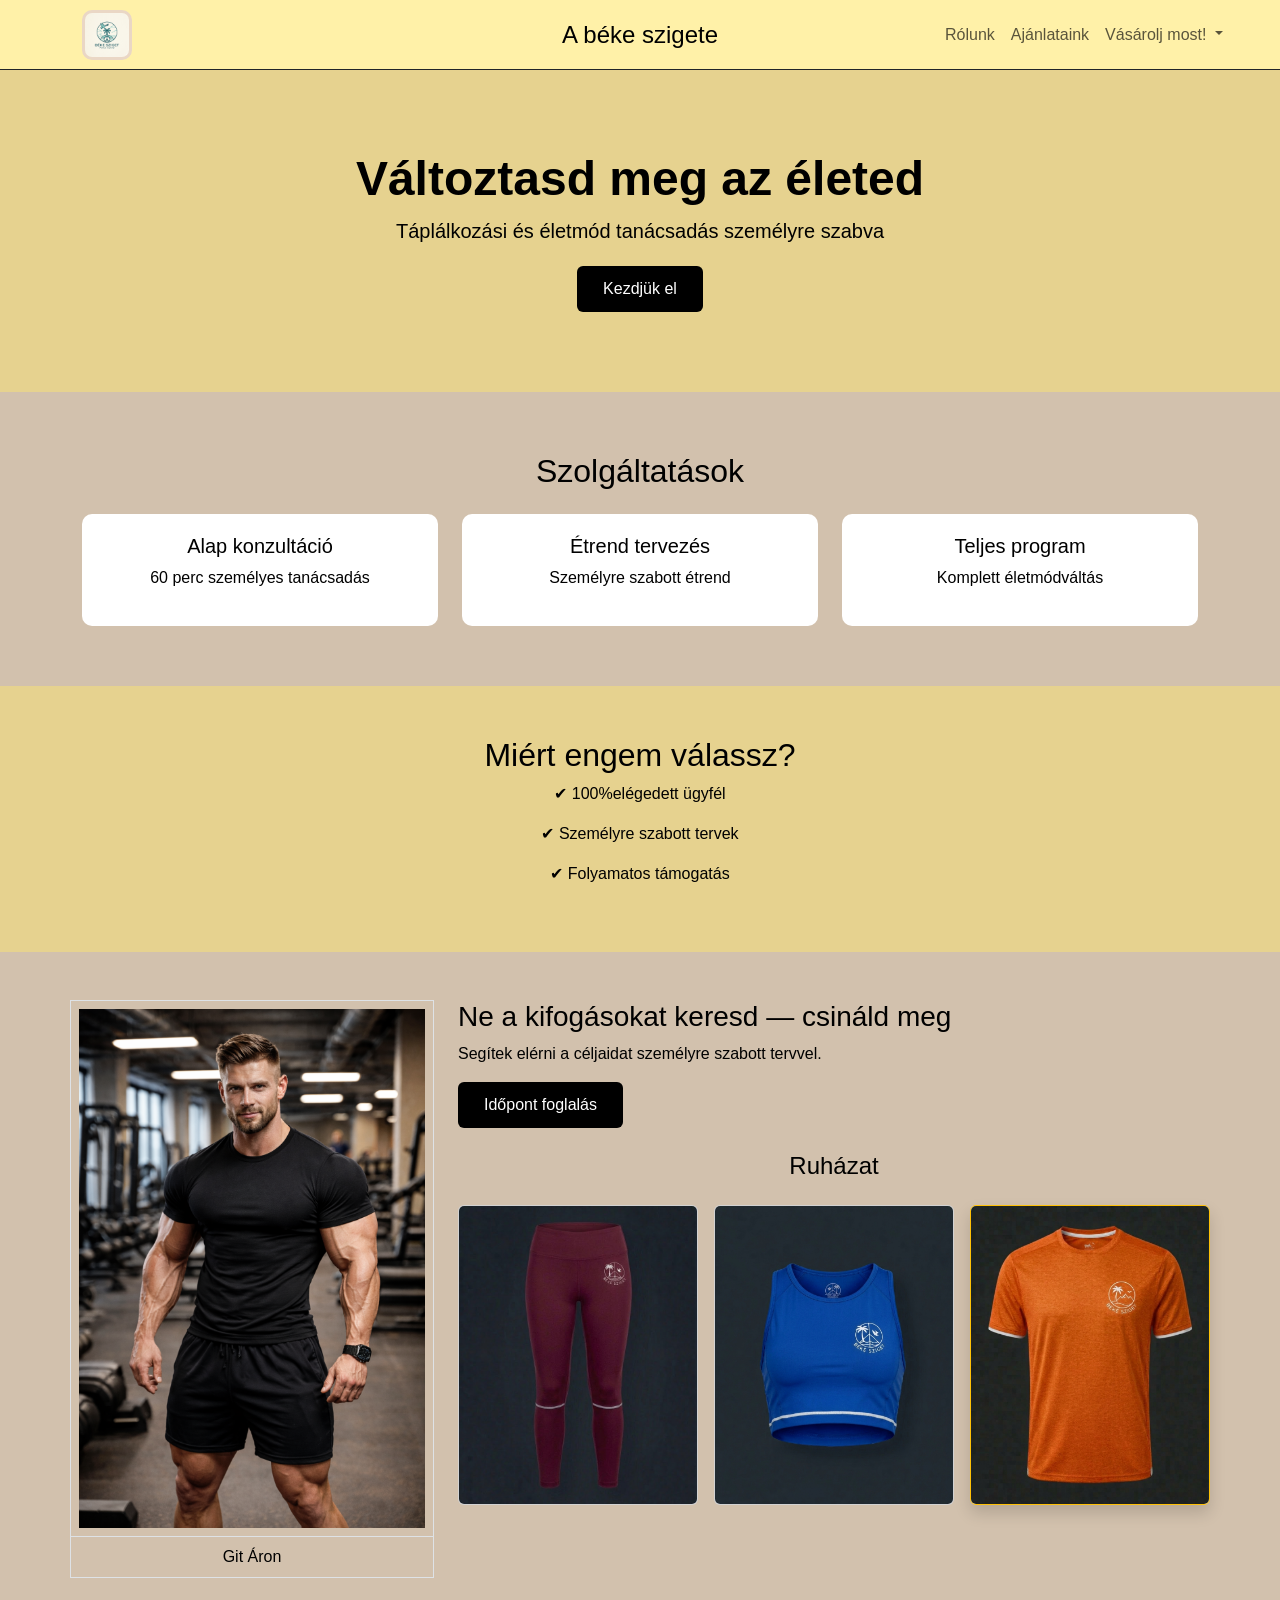
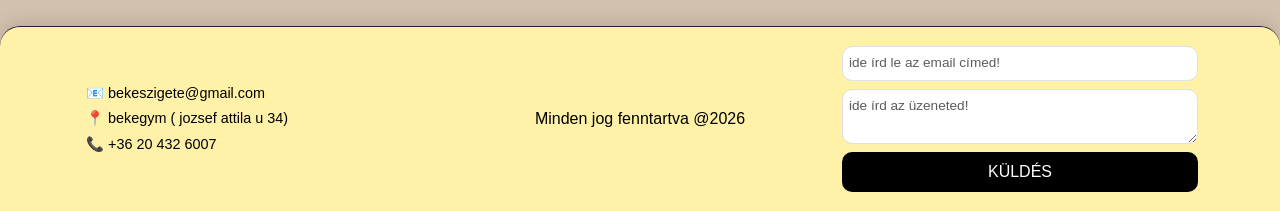
<file: index.html>
<!DOCTYPE html>
<html lang="hu">

<head>
  <meta charset="UTF-8">
  <meta name="viewport" content="width=device-width, initial-scale=1.0">
  <title>A béke szigete</title>
  <link href="https://cdn.jsdelivr.net/npm/bootstrap@5.3.0/dist/css/bootstrap.min.css" rel="stylesheet">
  <link rel="stylesheet" href="css/style.css">
</head>

<body>

<header class="sziget-fejlec container-fluid border-bottom border-dark">
  <div class="container h-100">
    <div class="row h-100 align-items-center">
      <div class="col-3">
        <img src="img/oldallogo.png" class="sziget-mini-logo" alt="Logo">
      </div>
      <div class="col-6 text-center">
        <a href="index.html" class="sziget-fo-link nav-link active">A béke szigete</a>
      </div>

      <nav class="navbar navbar-expand-lg col-3 d-flex justify-content-end">
        <div class="container-fluid">
          <div class="collapse navbar-collapse show">
            <ul class="navbar-nav ms-auto">
              <li class="nav-item">
                <a class="nav-link" href="rolunk.html">Rólunk</a>
              </li>
              <li class="nav-item">
                <a class="nav-link" href="ajanlat.html">Ajánlataink</a>
              </li>
              <li class="nav-item dropdown">
                <a class="nav-link dropdown-toggle" href="#" data-bs-toggle="dropdown">
                  Vásárolj most!
                </a>
                <ul class="dropdown-menu">
                  <li><a class="dropdown-item" href="termekek.html">Termékek</a></li>
                  <li><a class="dropdown-item" href="shop.html">Ruháink</a></li>
                </ul>
              </li>
            </ul>
          </div>
        </div>
      </nav>
</header>

<section class="hero-sziget text-center">
  <div class="container">
    <h1 class="hero-cim">Változtasd meg az életed</h1>
    <p class="hero-szoveg">Táplálkozási és életmód tanácsadás személyre szabva</p>
    <a href="ajanlat.html" class="btn hero-gomb">Kezdjük el</a>
  </div>
</section>

<section class="szolgaltatas-szekcio text-center">
  <div class="container">
    <h2>Szolgáltatások</h2>
    <div class="row mt-4">

      <div class="col-md-4">
        <div class="szolg-kartya">
          <h5>Alap konzultáció</h5>
          <p>60 perc személyes tanácsadás</p>
        </div>
      </div>

      <div class="col-md-4">
        <div class="szolg-kartya">
          <h5>Étrend tervezés</h5>
          <p>Személyre szabott étrend</p>
        </div>
      </div>

      <div class="col-md-4">
        <div class="szolg-kartya">
          <h5>Teljes program</h5>
          <p>Komplett életmódváltás</p>
        </div>
      </div>

    </div>
  </div>
</section>

<section class="bizalom-szekcio text-center">
  <div class="container">
    <h2>Miért engem válassz?</h2>
    <p>✔ 100%elégedett ügyfél</p>
    <p>✔ Személyre szabott tervek</p>
    <p>✔ Folyamatos támogatás</p>
  </div>
</section>

<section class="rolam-szekcio container py-5">
  <div class="row">

    <div class="col-md-4">
      <div class="border p-2 text-center">
        <img src="img/Gitaron.png" class="img-fluid" alt="Git Áron">
      </div>
      <div class="border border-top-0 py-2 text-center">
        Git Áron
      </div>
    </div>

    <div class="col-md-8">

      <h3>Ne a kifogásokat keresd — csináld meg</h3>
      <p>Segítek elérni a céljaidat személyre szabott tervvel.</p>
      <a href="ajanlat.html" class="btn hero-gomb mb-4">Időpont foglalás</a>

      <h4 class="text-center mb-4">Ruházat</h4>

      <div class="row g-3">

        <div class="col-md-4">
          <div class="card shop-kartya">
            <a href="shop.html"><img src="img/piros_noi_nadrag.jpg" class="card-img-top"></a>
            
          </div>
        </div>

        <div class="col-md-4">
          <div class="card shop-kartya">
            <a href="shop.html"><img src="img/keknoitopp.png" class="card-img-top"></a>
          </div>
        </div>


        <div class="col-md-4">
          <div class="card shadow border-warning shop-kartya">
            <a href="shop.html"><img src="img/narancs.png" class="card-img-top"></a>
          </div>
        </div>

      </div>

    </div>

  </div>
</section>
</body>
</html>

  <footer class="sziget-lablec container-fluid border-top border-dark">
    <div class="container py-1">
      <div class="row align-items-center">
        <div class="col-md-4">
          <p class="m-1">📧 bekeszigete@gmail.com</p>
          <p class="m-1">📍 bekegym ( jozsef attila u 34)</p>
          <p class="m-1">📞 +36 20 432 6007</p>
        </div>
        <div class="col-md-4 text-center">
          <span class="sziget-jogok">Minden jog fenntartva @2026</span>
        </div>
        <div class="col-md-4">
          <form class="d-flex flex-column gap-2">
            <input type="email" class="form-control form-control-sm sziget-input"
              placeholder="ide írd le az email címed!">
            <textarea class="form-control form-control-sm sziget-input" placeholder="ide írd az üzeneted!"></textarea>
            <button type="submit" class="sziget-gomb py-2">KÜLDÉS</button>
          </form>
        </div>
      </div>
    </div>
</footer>

<script src="https://cdn.jsdelivr.net/npm/bootstrap@5.3.2/dist/js/bootstrap.bundle.min.js"></script>
</body>
</html>
</file>
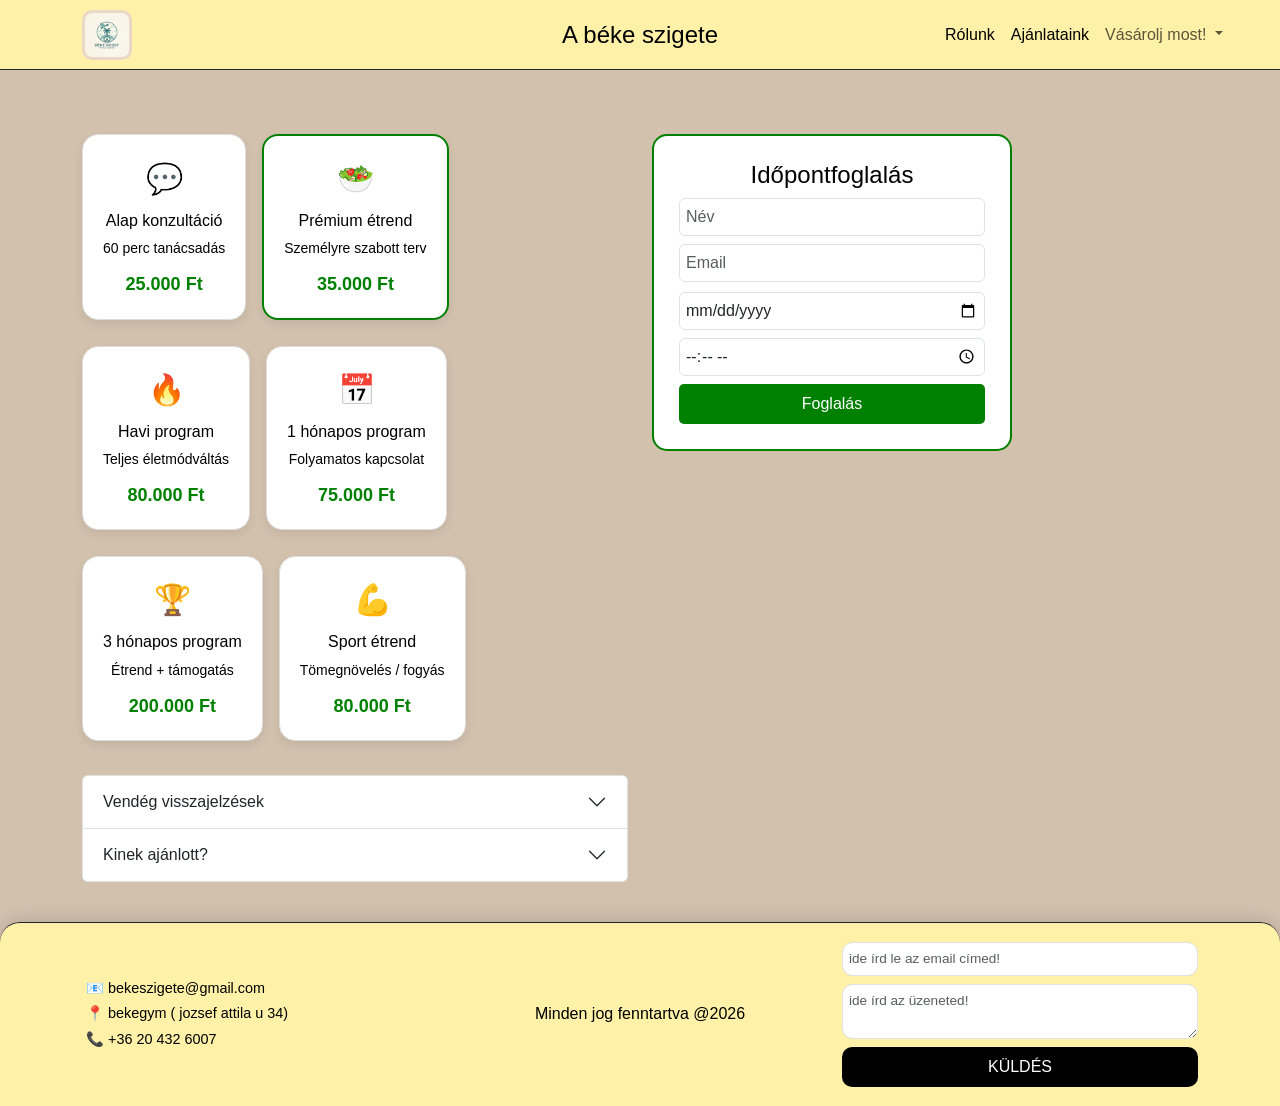
<file: ajanlat.html>
<!DOCTYPE html>
<html lang="hu">
<head>
    <meta charset="UTF-8">
    <meta name="viewport" content="width=device-width, initial-scale=1.0">
    <title>Git Áron | Táplálkozási és Életmód Tanácsadó</title>
    <link href="https://cdn.jsdelivr.net/npm/bootstrap@5.3.3/dist/css/bootstrap.min.css" rel="stylesheet"> 
    <link rel="stylesheet" href="css/style.css">

<title>Időpontfoglalás</title>

</head>

<body class="d-flex flex-column min-vh-100">

  <header class="sziget-fejlec container-fluid border-bottom border-dark">
    <div class="container h-100">
      <div class="row h-100 align-items-center">
        <div class="col-3">
          <img src="img/oldallogo.png" class="sziget-mini-logo" alt="Logo">
        </div>
        <div class="col-6 text-center">
          <a href="index.html" class="sziget-fo-link nav-link active">A béke szigete</a>
        </div>

        <nav class="navbar navbar-expand-lg sajat-navbar col-3 d-flex justify-content-end gap-3">
          <div class="container-fluid">
            <button class="navbar-toggler" type="button" data-bs-toggle="collapse"
              data-bs-target="#navbarSupportedContent" aria-controls="navbarSupportedContent" aria-expanded="false"
              aria-label="Toggle navigation">
              <span class="navbar-toggler-icon"></span>
            </button>
            <div class="collapse navbar-collapse" id="navbarSupportedContent">
              <ul class="navbar-nav me-auto mb-2 mb-lg-0">
                <li class="nav-item">
                  <a class="nav-link active" aria-current="page" href="rolunk.html">Rólunk</a>
                </li>
                <li class="nav-item">
                  <a class="nav-link active" href="ajanlat.html">Ajánlataink</a>
                </li>
                <li class="nav-item dropdown">
                  <a class="nav-link dropdown-toggle" href="#" role="button" data-bs-toggle="dropdown"
                    aria-expanded="false">
                    Vásárolj most!
                  </a>
                  <ul class="dropdown-menu">

                    <li><a class="dropdown-item" href="termekek.html">Termékek</a></li>
                    <li>
                      <hr class="dropdown-divider">
                    </li>
                    <li><a class="dropdown-item" href="shop.html">Ruháink</a></li>
                  </ul>
                </li>
              </ul>

            </div>
          </div>
        </nav>
  </header>
<div id="main-layout-custom">
<div class="container mt-4">
    <div class="row">

        <div class="col-lg-6">

            <div class="services-grid d-flex flex-wrap gap-3">

                <div class="service-card custom-service-card">
                    <div class="service-icon">💬</div>
                    <h5>Alap konzultáció</h5>
                    <p>60 perc tanácsadás</p>
                    <span class="price">25.000 Ft</span>
                </div>

                <div class="service-card highlight custom-service-card">
                    <div class="service-icon">🥗</div>
                    <h5>Prémium étrend</h5>
                    <p>Személyre szabott terv</p>
                    <span class="price">35.000 Ft</span>
                </div>

                <div class="service-card custom-service-card">
                    <div class="service-icon">🔥</div>
                    <h5>Havi program</h5>
                    <p>Teljes életmódváltás</p>
                    <span class="price">80.000 Ft</span>
                </div>

                <div class="service-card custom-service-card">
                    <div class="service-icon">📅</div>
                    <h5>1 hónapos program</h5>
                    <p>Folyamatos kapcsolat</p>
                    <span class="price">75.000 Ft</span>
                </div>

                <div class="service-card custom-service-card">
                    <div class="service-icon">🏆</div>
                    <h5>3 hónapos program</h5>
                    <p>Étrend + támogatás</p>
                    <span class="price">200.000 Ft</span>
                </div>

                <div class="service-card custom-service-card">
                    <div class="service-icon">💪</div>
                    <h5>Sport étrend</h5>
                    <p>Tömegnövelés / fogyás</p>
                    <span class="price">80.000 Ft</span>
                </div>

            </div>

            <div class="accordion mt-4" id="infoAccordionCustom">

                <div class="accordion-item">
                    <h2 class="accordion-header">
                        <button class="accordion-button collapsed" data-bs-toggle="collapse" data-bs-target="#collapseOneCustom">
                            Vendég visszajelzések
                        </button>
                    </h2>

                    <div id="collapseOneCustom" class="accordion-collapse collapse">
                        <div class="accordion-body">

                            <div class="testimonial-card-custom">
                                <p>"3 hónap alatt -8 kg"</p>
                                <span>– Anna</span>
                            </div>

                            <div class="testimonial-card-custom">
                                <p>"Sokkal energikusabb lettem"</p>
                                <span>– Péter</span>
                            </div>

                        </div>
                    </div>
                </div>

                <div class="accordion-item">
                    <h2 class="accordion-header">
                        <button class="accordion-button collapsed" data-bs-toggle="collapse" data-bs-target="#collapseTwoCustom">
                            Kinek ajánlott?
                        </button>
                    </h2>

                    <div id="collapseTwoCustom" class="accordion-collapse collapse">
                        <div class="accordion-body">

                            <ul class="target-list-custom">
                                <li>✔ Fogyni szeretnél</li>
                                <li>✔ Életmódot váltanál</li>
                                <li>✔ Sportolsz</li>
                            </ul>

                        </div>
                    </div>
                </div>

            </div>

        </div>

        <div class="col-lg-3">
            <div id="booking-container-custom">
                <h4>Időpontfoglalás</h4>

                <input type="text" placeholder="Név" class="form-control mb-2">

                <div class="input-wrapper mb-2">
                    <input type="email" id="email-input" class="form-control" placeholder="Email">
                </div>

                <input type="date" class="form-control mb-2">
                <input type="time" class="form-control mb-2">

                <button class="btn btn-success w-100">Foglalás</button>
            </div>
        </div>
    </div>
</div>
</div>
  <footer class="sziget-lablec container-fluid border-top border-dark">
    <div class="container py-1">
      <div class="row align-items-center">
        <div class="col-md-4">
          <p class="m-1">📧 bekeszigete@gmail.com</p>
          <p class="m-1">📍 bekegym ( jozsef attila u 34)</p>
          <p class="m-1">📞 +36 20 432 6007</p>
        </div>
        <div class="col-md-4 text-center">
          <span class="sziget-jogok">Minden jog fenntartva @2026</span>
        </div>
        <div class="col-md-4">
          <form class="d-flex flex-column gap-2">
            <input type="email" class="form-control form-control-sm sziget-input"
              placeholder="ide írd le az email címed!">
            <textarea class="form-control form-control-sm sziget-input" placeholder="ide írd az üzeneted!"></textarea>
            <button type="submit" class="sziget-gomb py-2">KÜLDÉS</button>
          </form>
        </div>
      </div>
    </div>
</footer>
<script src="https://cdn.jsdelivr.net/npm/bootstrap@5.3.2/dist/js/bootstrap.bundle.min.js"></script>
</footer>











































































    <script>
    const emailInput = document.getElementById("email-input");
const emailIcon = document.getElementById("email-icon");

emailInput.addEventListener("input", () => {
    const value = emailInput.value;

    if (value.includes("@")) {
        const domain = value.split("@")[1];

        if (domain.includes("gmail")) {
            emailIcon.textContent = "📧 Gmail";
        } else if (domain.includes("freemail")) {
            emailIcon.textContent = "📧 Freemail";
        } else if (domain.includes("citromail")) {
            emailIcon.textContent = "📧 Citromail";
        } else if (domain.includes("outlook") || domain.includes("hotmail")) {
            emailIcon.textContent = "📧 Outlook";
        } else {
            emailIcon.textContent = "📧 " + domain;
        }
    } else {
        emailIcon.textContent = "📧";
    }
});
</script>

</body>
</html>
</file>
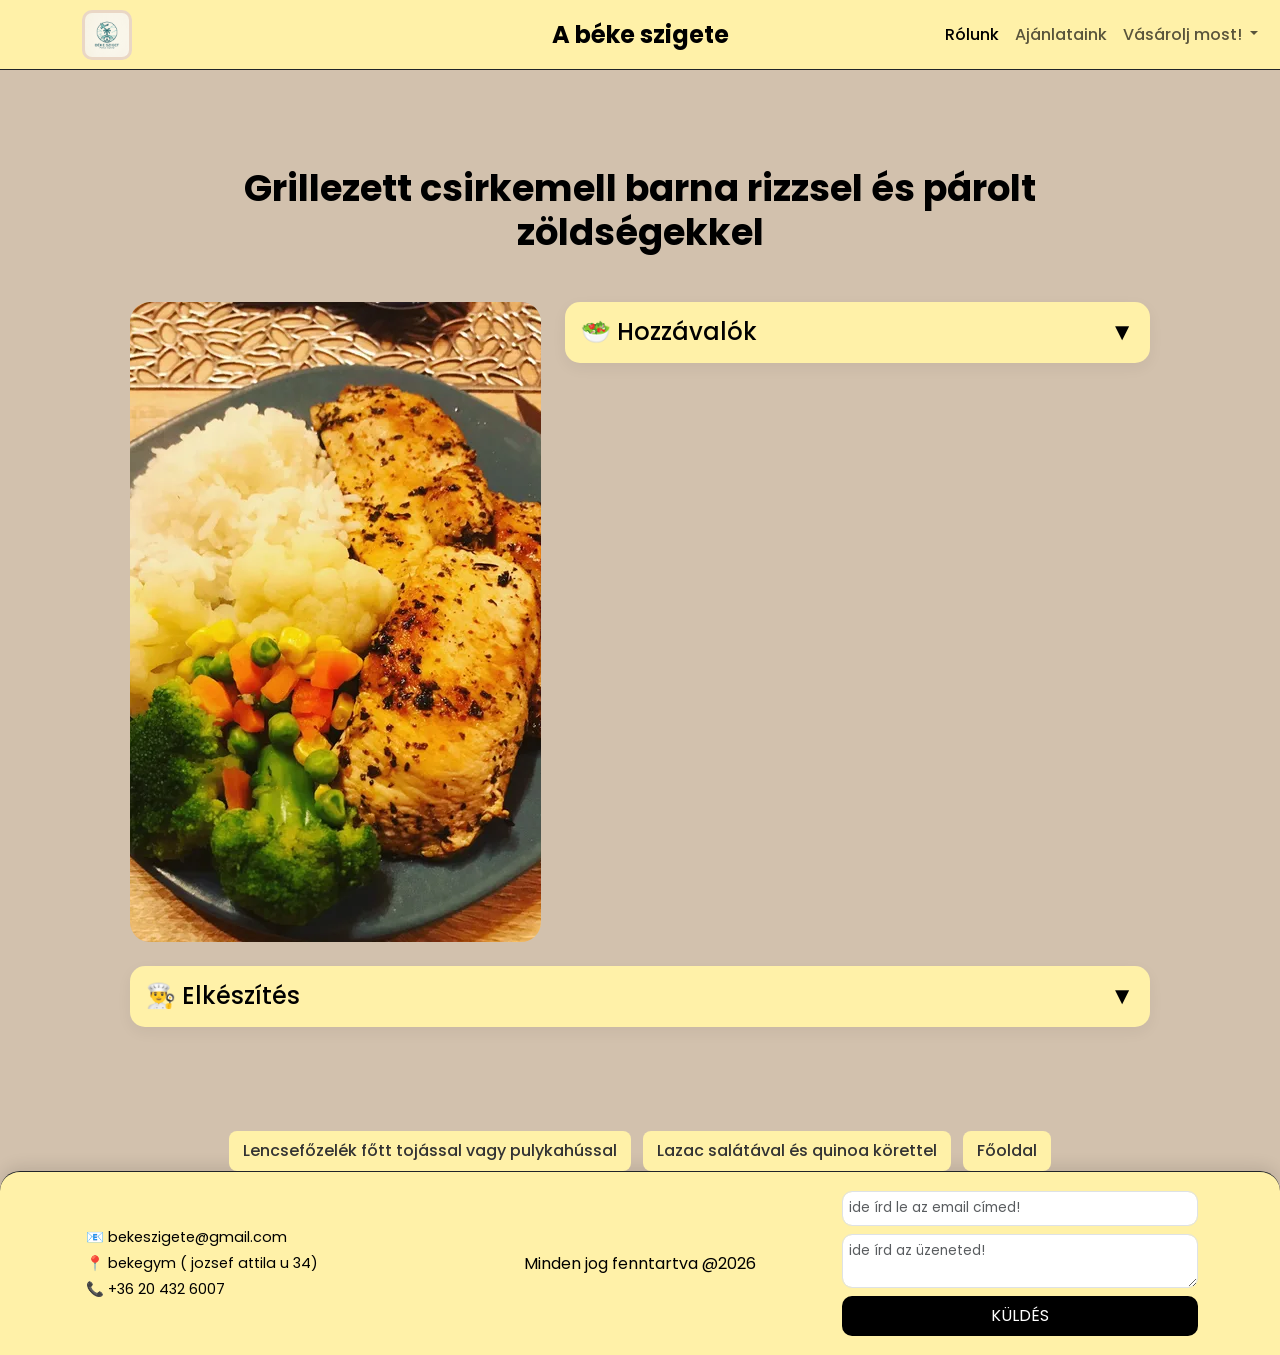
<file: grillezettcsirke.html>
<!DOCTYPE html>
<html lang="hu">
<head>
    <meta charset="UTF-8">
    <meta name="viewport" content="width=device-width, initial-scale=1.0">
    <title>A béke szigete - A kajcsi neve</title>

    <link href="https://cdn.jsdelivr.net/npm/bootstrap@5.3.0/dist/css/bootstrap.min.css" rel="stylesheet">

    <link href="https://fonts.googleapis.com/css2?family=Poppins:wght@300;400;600;700&display=swap" rel="stylesheet">

    <link rel="stylesheet" href="css/style.css">
</head>

<body>


<header class="sziget-fejlec container-fluid border-bottom border-dark">
    <div class="container h-100">
        <div class="row h-100 align-items-center">

            <div class="col-3">
                <img src="img/oldallogo.png" class="sziget-mini-logo" alt="Logo">
            </div>

            <div class="col-6 text-center">
                <a href="index.html" class="sziget-fo-link ">A béke szigete</a>
            </div>

            <nav class="navbar navbar-expand-lg sajat-navbar col-3 d-flex justify-content-end gap-3">
                <div class="container-fluid">
                    <button class="navbar-toggler" type="button" data-bs-toggle="collapse"
                        data-bs-target="#navbarSupportedContent">
                        <span class="navbar-toggler-icon"></span>
                    </button>

                    <div class="collapse navbar-collapse" id="navbarSupportedContent">
                        <ul class="navbar-nav ms-auto">

                            <li class="nav-item">
                                <a class="nav-link active" href="rolunk.html">Rólunk</a>
                            </li>

                            <li class="nav-item">
                                <a class="nav-link" href="ajanlat.html">Ajánlataink</a>
                            </li>

                            <li class="nav-item dropdown">
                                <a class="nav-link dropdown-toggle" href="#" data-bs-toggle="dropdown">
                                    Vásárolj most!
                                </a>

                                <ul class="dropdown-menu">
                                    <li><a class="dropdown-item" href="termekek.html">Termékek</a></li>
                                    <li><hr class="dropdown-divider"></li>
                                    <li><a class="dropdown-item" href="shop.html">Ruháink</a></li>
                                </ul>
                            </li>

                        </ul>
                    </div>
                </div>
            </nav>

        </div>
    </div>
</header>


<div class="container my-5">
    <div class="recept-card p-4 p-md-5">

        <h1 class="recept-title text-center mb-5">Grillezett csirkemell barna rizzsel és párolt zöldségekkel</h1>

        <div class="row g-4">

            <div class="col-md-5">
                <div class="recept-image-box">
                    <a href="https://www.tiktok.com/@miskolczitami/video/7516611645209169174" target="_blank"><img src="img/grillezettcsirke.jpg" alt="Grillezett csirkemell barna rizzsel és párolt zöldségekkel"></a>
                </div>
            </div>

<div class="col-md-7">

    <div class="recept-box p-3">

        <h4 class="mb-0 d-flex justify-content-between align-items-center" 
            data-bs-toggle="collapse" 
            data-bs-target="#ingredientsBox" 
            style="cursor:pointer;">

            <span>🥗 Hozzávalók</span>
            <span class="arrow">▼</span>
        </h4>

        <div class="collapse mt-3" id="ingredientsBox">

            <ul class="recept-ingredients-list mb-0">

                <li class="fw-bold mt-2">🥩 Csirkemellhez</li>
                <li>2 db csirkemellfilé</li>
                <li>2 evőkanál olívaolaj</li>
                <li>2 gerezd fokhagyma (zúzva)</li>
                <li>1 teáskanál pirospaprika</li>
                <li>1 teáskanál szárított oregánó vagy kakukkfű</li>
                <li>só, bors ízlés szerint</li>
                <li><em>opcionális: citromlé</em></li>

                <li class="fw-bold mt-3">🍚 Barna rizshez</li>
                <li>150 g barna rizs</li>
                <li>3 dl víz</li>
                <li>csipet só</li>

                <li class="fw-bold mt-3">🥦 Párolt zöldségekhez</li>
                <li>1 db brokkoli</li>
                <li>1 db sárgarépa</li>
                <li>1 kisebb cukkini</li>
                <li>1 evőkanál olívaolaj vagy vaj</li>
                <li>só, bors</li>
                <li><em>opcionális: fokhagyma vagy citromlé</em></li>

            </ul>

        </div>

    </div>

</div>
      
<div class="col-12">

    <div class="recept-box p-3">

        <h4 class="mb-0 d-flex justify-content-between align-items-center"
            data-bs-toggle="collapse"
            data-bs-target="#preparationBox"
            style="cursor:pointer;">

            <span>👨‍🍳 Elkészítés</span>
            <span class="arrow">▼</span>
        </h4>

        <div class="collapse mt-3" id="preparationBox">

            <div class="recept-text">

                <p class="fw-bold mt-2">🥩 Csirkemell elkészítése</p>
                <p>1. A csirkemellfiléket mosd meg, majd töröld szárazra.</p>
                <p>2. Keverd össze az olívaolajat, fokhagymát, fűszereket.</p>
                <p>3. Kend be a húst, majd pihentesd 15–30 percig.</p>
                <p>4. Grillen vagy serpenyőben süsd oldalanként 5–7 percig.</p>
                <p>5. Ízlés szerint locsold meg citromlével.</p>

                <p class="fw-bold mt-3">🍚 Barna rizs elkészítése</p>
                <p>1. Öblítsd át a rizst hideg vízzel.</p>
                <p>2. Főzd meg sós vízben kb. 25–30 perc alatt.</p>
                <p>3. Hagyd pihenni, majd lazítsd fel villával.</p>

                <p class="fw-bold mt-3">🥦 Zöldségek elkészítése</p>
                <p>1. Vágd fel a zöldségeket.</p>
                <p>2. Párold 5–8 percig, amíg roppanósak lesznek.</p>
                <p>3. Ízesítsd olívaolajjal/vajjal, sóval, borssal.</p>

                <p class="fw-bold mt-3">🍽️ Tálalás</p>
                <p>1. Tedd a rizst a tányérra.</p>
                <p>2. Helyezd rá a felszeletelt csirkét.</p>
                <p>3. Add mellé a zöldségeket és tálald.</p>

            </div>

        </div>

    </div>

</div>

        </div>

    </div>
</div>
<div class="text-center mt-2 csirkeke-container">
    
    <div class="csirkeke-item">
        <a href="pulykahuslencsefozelek.html" class="csirkeke-link">Lencsefőzelék főtt tojással vagy pulykahússal</a>
    </div>

    <div class="csirkeke-item">
        <a href="Lazac.html" class="csirkeke-link">Lazac salátával és quinoa körettel</a>
    </div>

    <div class="csirkeke-item">
        <a href="index.html" class="csirkeke-link">Főoldal</a>
    </div>

</div>
<footer class="sziget-lablec container-fluid border-top border-dark">
    <div class="container py-1">
        <div class="row align-items-center">

            <div class="col-md-4">
                <p class="m-1">📧 bekeszigete@gmail.com</p>
                <p class="m-1">📍 bekegym ( jozsef attila u 34)</p>
                <p class="m-1">📞 +36 20 432 6007</p>
            </div>

            <div class="col-md-4 text-center">
                <span class="sziget-jogok">Minden jog fenntartva @2026</span>
            </div>

            <div class="col-md-4">
                <form class="d-flex flex-column gap-2">
                    <input type="email" class="form-control form-control-sm sziget-input"
                        placeholder="ide írd le az email címed!">
                    <textarea class="form-control form-control-sm sziget-input"
                        placeholder="ide írd az üzeneted!"></textarea>
                    <button type="submit" class="sziget-gomb py-2">KÜLDÉS</button>
                </form>
            </div>

        </div>
    </div>
</footer>
<script src="https://cdn.jsdelivr.net/npm/bootstrap@5.3.0/dist/js/bootstrap.bundle.min.js"></script>
</body>
</html>
</file>
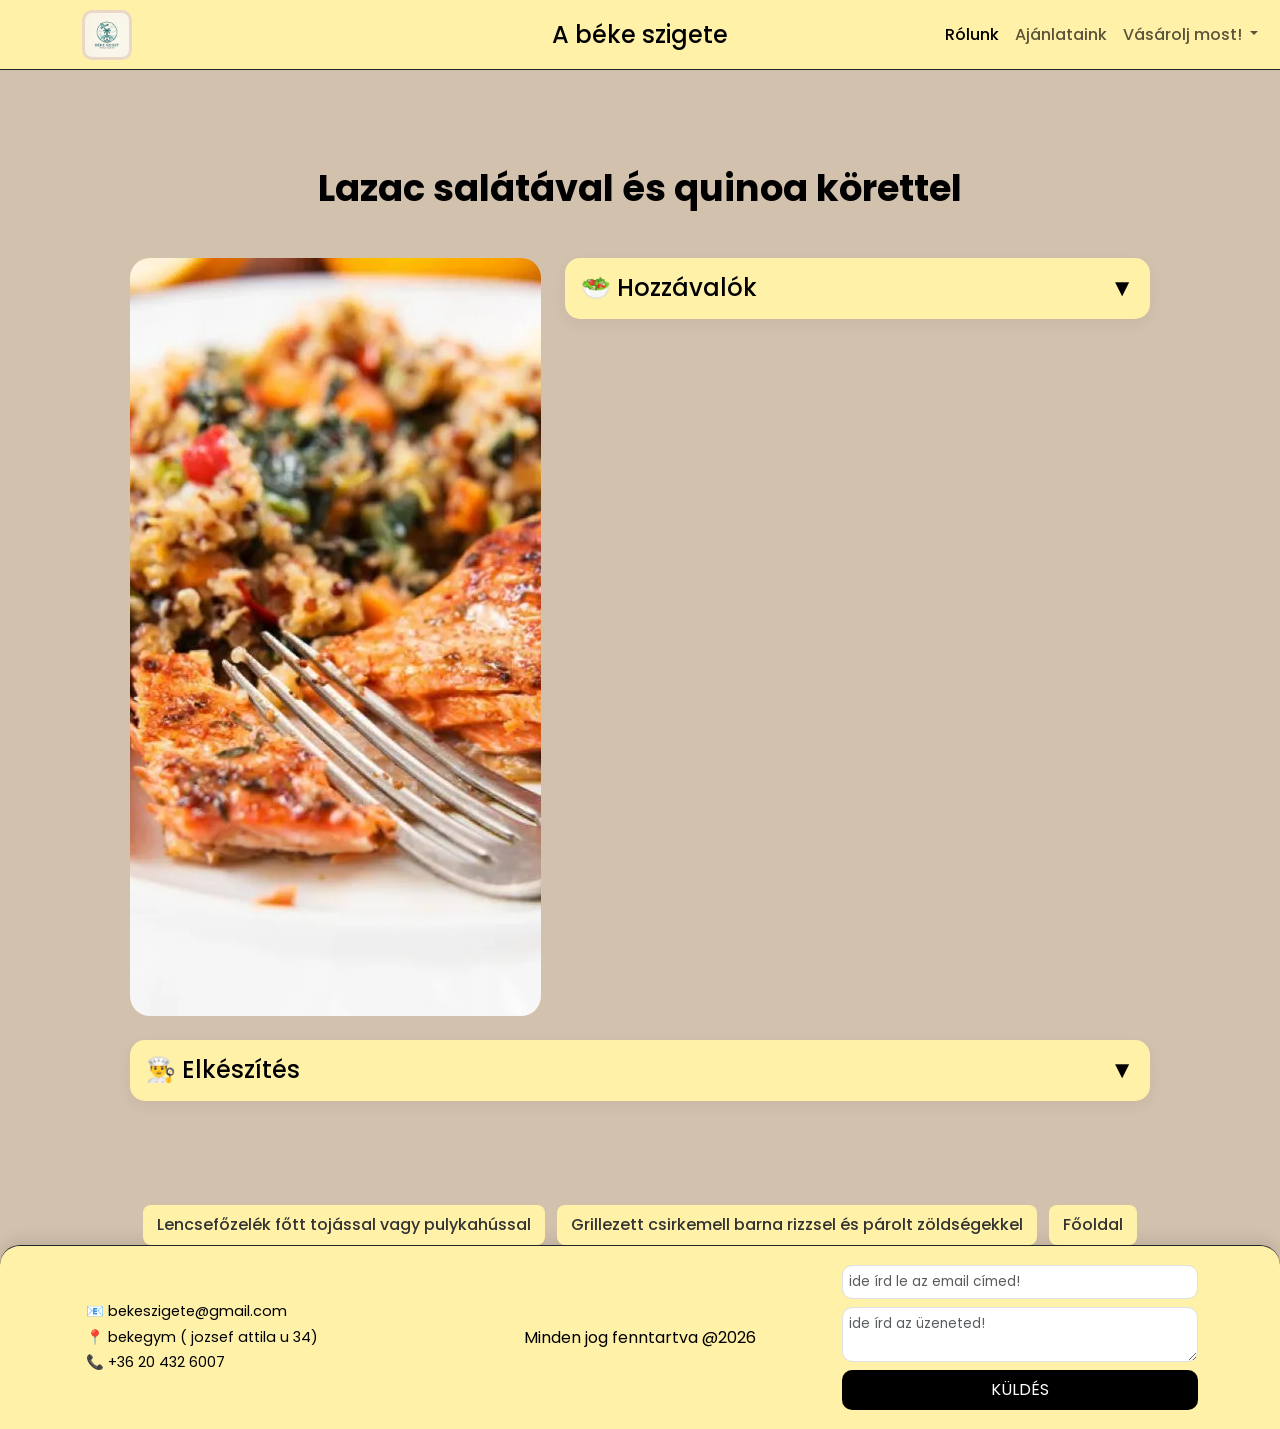
<file: Lazac.html>
<!DOCTYPE html>
<html lang="hu">
<head>
    <meta charset="UTF-8">
    <meta name="viewport" content="width=device-width, initial-scale=1.0">
    <title>A béke szigete - A kajcsi neve</title>

    <link href="https://cdn.jsdelivr.net/npm/bootstrap@5.3.0/dist/css/bootstrap.min.css" rel="stylesheet">

    <link href="https://fonts.googleapis.com/css2?family=Poppins:wght@300;400;600;700&display=swap" rel="stylesheet">

    <link rel="stylesheet" href="css/style.css">
</head>

<body>


<header class="sziget-fejlec container-fluid border-bottom border-dark">
    <div class="container h-100">
        <div class="row h-100 align-items-center">

            <div class="col-3">
                <img src="img/oldallogo.png" class="sziget-mini-logo" alt="Logo">
            </div>

            <div class="col-6 text-center">
                <a href="index.html" class="sziget-fo-link nav-link active">A béke szigete</a>
            </div>

            <nav class="navbar navbar-expand-lg sajat-navbar col-3 d-flex justify-content-end gap-3">
                <div class="container-fluid">
                    <button class="navbar-toggler" type="button" data-bs-toggle="collapse"
                        data-bs-target="#navbarSupportedContent">
                        <span class="navbar-toggler-icon"></span>
                    </button>

                    <div class="collapse navbar-collapse" id="navbarSupportedContent">
                        <ul class="navbar-nav ms-auto">

                            <li class="nav-item">
                                <a class="nav-link active" href="rolunk.html">Rólunk</a>
                            </li>

                            <li class="nav-item">
                                <a class="nav-link" href="ajanlat.html">Ajánlataink</a>
                            </li>

                            <li class="nav-item dropdown">
                                <a class="nav-link dropdown-toggle" href="#" data-bs-toggle="dropdown">
                                    Vásárolj most!
                                </a>

                                <ul class="dropdown-menu">
                                    <li><a class="dropdown-item" href="termekek.html">Termékek</a></li>
                                    <li><hr class="dropdown-divider"></li>
                                    <li><a class="dropdown-item" href="shop.html">Ruháink</a></li>
                                </ul>
                            </li>

                        </ul>
                    </div>
                </div>
            </nav>

        </div>
    </div>
</header>


<div class="container my-5">
    <div class="recept-card p-4 p-md-5">

        <h1 class="recept-title text-center mb-5">Lazac salátával és quinoa körettel</h1>

        <div class="row g-4">

            <div class="col-md-5">
                <div class="recept-image-box">
                    <a href="https://www.tiktok.com/@whirlpoolhungary/video/7491950406650678550" target="_blank"><img src="img/lazac.jpg" alt="Lazac salátával és quinoa körettel"></a>
                </div>
            </div>

<div class="col-md-7">

    <div class="recept-box p-3">

        <h4 class="mb-0 d-flex justify-content-between align-items-center" 
            data-bs-toggle="collapse" 
            data-bs-target="#ingredientsBox" 
            style="cursor:pointer;">

            <span>🥗 Hozzávalók</span>
            <span class="arrow">▼</span>
        </h4>

        <div class="collapse mt-3" id="ingredientsBox">

            <ul class="recept-ingredients-list mb-0">

                <li class="fw-bold mt-2">🐟 Lazachoz</li>
                <li>2 szelet lazacfilé</li>
                <li>2 evőkanál olívaolaj</li>
                <li>1 gerezd fokhagyma (zúzva)</li>
                <li>só, bors ízlés szerint</li>
                <li>fél citrom leve</li>
                <li><em>opcionális: friss kapor vagy petrezselyem</em></li>

                <li class="fw-bold mt-3">🥗 Salátához</li>
                <li>1 marék friss salátakeverék (pl. rukkola, madársaláta)</li>
                <li>1 db paradicsom</li>
                <li>1/2 uborka</li>
                <li>1/4 lilahagyma</li>
                <li>1 evőkanál olívaolaj</li>
                <li>1 teáskanál balzsamecet vagy citromlé</li>
                <li>só, bors</li>

                <li class="fw-bold mt-3">🍚 Quinoa körethez</li>
                <li>120 g quinoa</li>
                <li>2,5 dl víz vagy alaplé</li>
                <li>csipet só</li>
                <li>opcionális: petrezselyem vagy citromlé a frissítéshez/li>
            </ul>

        </div>

    </div>

</div>
      
<div class="col-12">

    <div class="recept-box p-3">

        <h4 class="mb-0 d-flex justify-content-between align-items-center"
            data-bs-toggle="collapse"
            data-bs-target="#preparationBox"
            style="cursor:pointer;">

            <span>👨‍🍳 Elkészítés</span>
            <span class="arrow">▼</span>
        </h4>

        <div class="collapse mt-3" id="preparationBox">

<div class="recept-text">

    <p class="fw-bold mt-2">🐟 Lazac elkészítése</p>
    <p>1. A lazacfiléket mosd meg, majd papírtörlővel töröld szárazra.</p>
    <p>2. Sózd, borsozd, és kend meg olívaolajjal és a zúzott fokhagymával.</p>
    <p>3. Locsold meg friss citromlével, opcionálisan szórd meg friss kaporral vagy petrezselyemmel.</p>
    <p>4. Hevíts fel egy serpenyőt vagy grillt, süsd a lazacot bőrös oldalával lefelé kb. 4–5 percig.</p>
    <p>5. Fordítsd meg, és süsd még 2–3 percig, amíg átsül, de belül szaftos marad.</p>

    <p class="fw-bold mt-3">🍚 Quinoa elkészítése</p>
    <p>1. Öblítsd át a quinoát alaposan szűrőben.</p>
    <p>2. Tedd egy lábasba a vízzel vagy alaplével, adj hozzá egy csipet sót.</p>
    <p>3. Forrald fel, majd alacsony lángon, lefedve főzd kb. 15 percig, amíg megpuhul.</p>
    <p>4. Hagyd pihenni 5 percig, majd villával lazítsd fel. Opcionálisan ízesítheted citromlével vagy petrezselyemmel.</p>

    <p class="fw-bold mt-3">🥗 Saláta elkészítése</p>
    <p>1. A salátakeveréket mosd meg és csepegtesd le.</p>
    <p>2. A paradicsomot vágd fel, az uborkát szeleteld, a lilahagymát vékonyra karikázd.</p>
    <p>3. Egy tálban keverd össze a zöldségeket.</p>
    <p>4. Locsold meg olívaolajjal és balzsamecettel vagy citromlével.</p>
    <p>5. Sózd, borsozd ízlés szerint, majd finoman forgasd össze.</p>

    <p class="fw-bold mt-3">🍽️ Tálalás</p>
    <p>1. Halmozd a quinoát a tányérra.</p>
    <p>2. Helyezd mellé a friss salátát.</p>
    <p>3. Tedd rá a sült lazacot, és ízlés szerint locsold meg még egy kevés citromlével.</p>

</div>

        </div>

    </div>

</div>

        </div>

    </div>
</div>
<div class="text-center mt-2 csirkeke-container">
    
    <div class="csirkeke-item">
        <a href="pulykahuslencsefozelek.html" class="csirkeke-link">Lencsefőzelék főtt tojással vagy pulykahússal</a>
    </div>

    <div class="csirkeke-item">
        <a href="grillezettcsirke.html" class="csirkeke-link">Grillezett csirkemell barna rizzsel és párolt zöldségekkel</a>
    </div>

    <div class="csirkeke-item">
        <a href="index.html" class="csirkeke-link">Főoldal</a>
    </div>

</div>
<footer class="sziget-lablec container-fluid border-top border-dark">
    <div class="container py-1">
        <div class="row align-items-center">

            <div class="col-md-4">
                <p class="m-1">📧 bekeszigete@gmail.com</p>
                <p class="m-1">📍 bekegym ( jozsef attila u 34)</p>
                <p class="m-1">📞 +36 20 432 6007</p>
            </div>

            <div class="col-md-4 text-center">
                <span class="sziget-jogok">Minden jog fenntartva @2026</span>
            </div>

            <div class="col-md-4">
                <form class="d-flex flex-column gap-2">
                    <input type="email" class="form-control form-control-sm sziget-input"
                        placeholder="ide írd le az email címed!">
                    <textarea class="form-control form-control-sm sziget-input"
                        placeholder="ide írd az üzeneted!"></textarea>
                    <button type="submit" class="sziget-gomb py-2">KÜLDÉS</button>
                </form>
            </div>

        </div>
    </div>
</footer>
<script src="https://cdn.jsdelivr.net/npm/bootstrap@5.3.0/dist/js/bootstrap.bundle.min.js"></script>
</body>
</html>
</file>
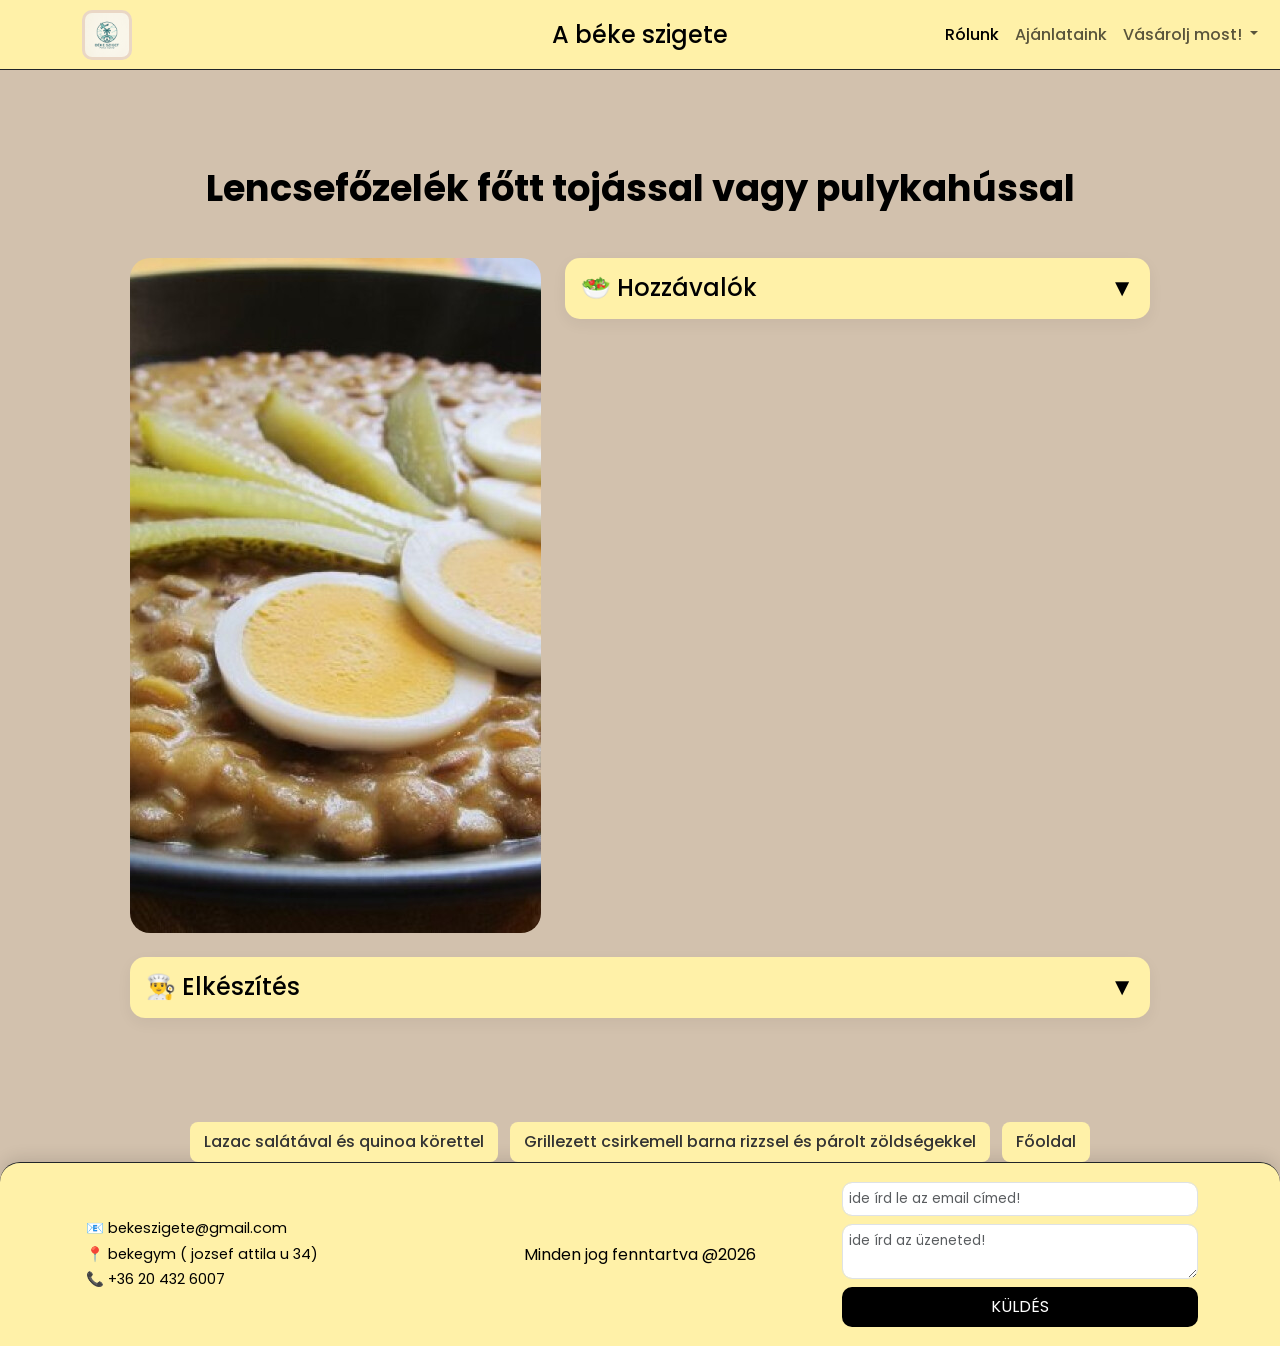
<file: pulykahuslencsefozelek.html>
<!DOCTYPE html>
<html lang="hu">
<head>
    <meta charset="UTF-8">
    <meta name="viewport" content="width=device-width, initial-scale=1.0">
    <title>A béke szigete - Lencsefőzelék főtt tojással vagy pulykahússal</title>

    <link href="https://cdn.jsdelivr.net/npm/bootstrap@5.3.0/dist/css/bootstrap.min.css" rel="stylesheet">

    <link href="https://fonts.googleapis.com/css2?family=Poppins:wght@300;400;600;700&display=swap" rel="stylesheet">

    <link rel="stylesheet" href="css/style.css">
</head>

<body>


<header class="sziget-fejlec container-fluid border-bottom border-dark">
    <div class="container h-100">
        <div class="row h-100 align-items-center">

            <div class="col-3">
                <img src="img/oldallogo.png" class="sziget-mini-logo" alt="Logo">
            </div>

            <div class="col-6 text-center">
                <a href="index.html" class="sziget-fo-link nav-link active">A béke szigete</a>
            </div>

            <nav class="navbar navbar-expand-lg sajat-navbar col-3 d-flex justify-content-end gap-3">
                <div class="container-fluid">
                    <button class="navbar-toggler" type="button" data-bs-toggle="collapse"
                        data-bs-target="#navbarSupportedContent">
                        <span class="navbar-toggler-icon"></span>
                    </button>

                    <div class="collapse navbar-collapse" id="navbarSupportedContent">
                        <ul class="navbar-nav ms-auto">

                            <li class="nav-item">
                                <a class="nav-link active" href="rolunk.html">Rólunk</a>
                            </li>

                            <li class="nav-item">
                                <a class="nav-link" href="ajanlat.html">Ajánlataink</a>
                            </li>

                            <li class="nav-item dropdown">
                                <a class="nav-link dropdown-toggle" href="#" data-bs-toggle="dropdown">
                                    Vásárolj most!
                                </a>

                                <ul class="dropdown-menu">
                                    <li><a class="dropdown-item" href="termekek.html">Termékek</a></li>
                                    <li><hr class="dropdown-divider"></li>
                                    <li><a class="dropdown-item" href="shop.html">Ruháink</a></li>
                                </ul>
                            </li>

                        </ul>
                    </div>
                </div>
            </nav>

        </div>
    </div>
</header>


<div class="container my-5">
    <div class="recept-card p-4 p-md-5">

        <h1 class="recept-title text-center mb-5">Lencsefőzelék főtt tojással vagy pulykahússal</h1>

        <div class="row g-4">

            <div class="col-md-5">
                <div class="recept-image-box">
                    <a href="https://www.tiktok.com/@csiky_beatrix/video/7587456615390104835" target="_blank"><img src="img/lencsefozelek.jpg" alt="Lencsefőzelék főtt tojással vagy pulykahússal"></a>
                </div>
            </div>

<div class="col-md-7">

    <div class="recept-box p-3">

        <h4 class="mb-0 d-flex justify-content-between align-items-center" 
            data-bs-toggle="collapse" 
            data-bs-target="#ingredientsBox" 
            style="cursor:pointer;">

            <span>🥗 Hozzávalók</span>
            <span class="arrow">▼</span>
        </h4>

        <div class="collapse mt-3" id="ingredientsBox">

<ul class="recept-ingredients-list mb-0">

    <li class="fw-bold mt-2">🥣 Lencsefőzelékhez</li>
    <li>200 g lencse (lehetőleg előző este beáztatva)</li>
    <li>1 közepes fej hagyma</li>
    <li>1 gerezd fokhagyma</li>
    <li>1 evőkanál olívaolaj vagy vaj</li>
    <li>1 teáskanál pirospaprika</li>
    <li>1 teáskanál liszt (opcionális, a sűrítéshez)</li>
    <li>1 teáskanál ecet vagy citromlé (ízlés szerint)</li>
    <li>só, bors ízlés szerint</li>
    <li>500 ml víz vagy alaplé</li>

    <li class="fw-bold mt-3">🥚 Főtt tojás</li>
    <li>2–3 db tojás</li>

    <li class="fw-bold mt-3">🍗 Pulykahúshoz (opcionális)</li>
    <li>200 g pulykamell vagy pulykafilé</li>
    <li>só, bors, pirospaprika ízlés szerint</li>
    <li>1 teáskanál olívaolaj a sütéshez</li>

</ul>

        </div>

    </div>

</div>
      
<div class="col-12">

    <div class="recept-box p-3">

        <h4 class="mb-0 d-flex justify-content-between align-items-center"
            data-bs-toggle="collapse"
            data-bs-target="#preparationBox"
            style="cursor:pointer;">

            <span>👨‍🍳 Elkészítés</span>
            <span class="arrow">▼</span>
        </h4>

        <div class="collapse mt-3" id="preparationBox">

<div class="recept-text">

    <p class="fw-bold mt-2">🥣 Lencsefőzelék elkészítése</p>
    <p>1. A lencsét öblítsd át, majd ha előző este beáztattad, szűrd le.</p>
    <p>2. A hagymát és fokhagymát aprítsd fel, majd kevés olívaolajon vagy vajon párold üvegesre.</p>
    <p>3. Add hozzá a lencsét, a pirospaprikát, és öntsd fel vízzel vagy alaplével.</p>
    <p>4. Főzd fedő alatt közepes lángon kb. 25–30 percig, amíg a lencse megpuhul.</p>
    <p>5. Ha szükséges, keverd el a lisztet egy kevés vízzel, majd sűrítsd vele a főzeléket.</p>
    <p>6. Ízesítsd sóval, borssal és ecettel vagy citromlével ízlés szerint.</p>

    <p class="fw-bold mt-3">🥚 Főtt tojás elkészítése</p>
    <p>1. A tojásokat tedd egy lábasba, önts rá annyi vizet, hogy ellepje.</p>
    <p>2. Forrald fel, majd 8–10 percig főzd keményre.</p>
    <p>3. Hűtsd le hideg vízzel, majd hámozd meg és szeleteld fel.</p>

    <p class="fw-bold mt-3">🍗 Pulykahús elkészítése (opcionális)</p>
    <p>1. A pulykamellfilét sózd, borsozd, és szórd meg pirospaprikával.</p>
    <p>2. Egy serpenyőben hevíts olívaolajat, majd süsd a húst oldalanként 4–5 percig, amíg átsül.</p>
    <p>3. Ha szeretnéd, szeleteld fel a kész pulykát tálalás előtt.</p>

    <p class="fw-bold mt-3">🍽️ Tálalás</p>
    <p>1. Kanalazd a lencsefőzeléket tányérra.</p>
    <p>2. Helyezd mellé a főtt tojást, vagy az elkészült pulykahúst.</p>
    <p>3. Friss kenyérrel vagy savanyúsággal tálalhatod.</p>

</div>

        </div>

    </div>

</div>

        </div>

    </div>
</div>
<div class="text-center mt-2 csirkeke-container">
    
    <div class="csirkeke-item">
        <a href="Lazac.html" class="csirkeke-link">Lazac salátával és quinoa körettel</a>
    </div>

    <div class="csirkeke-item">
        <a href="grillezettcsirke.html" class="csirkeke-link">Grillezett csirkemell barna rizzsel és párolt zöldségekkel</a>
    </div>

    <div class="csirkeke-item">
        <a href="index.html" class="csirkeke-link">Főoldal</a>
    </div>

</div>
<footer class="sziget-lablec container-fluid border-top border-dark">
    <div class="container py-1">
        <div class="row align-items-center">

            <div class="col-md-4">
                <p class="m-1">📧 bekeszigete@gmail.com</p>
                <p class="m-1">📍 bekegym ( jozsef attila u 34)</p>
                <p class="m-1">📞 +36 20 432 6007</p>
            </div>

            <div class="col-md-4 text-center">
                <span class="sziget-jogok">Minden jog fenntartva @2026</span>
            </div>

            <div class="col-md-4">
                <form class="d-flex flex-column gap-2">
                    <input type="email" class="form-control form-control-sm sziget-input"
                        placeholder="ide írd le az email címed!">
                    <textarea class="form-control form-control-sm sziget-input"
                        placeholder="ide írd az üzeneted!"></textarea>
                    <button type="submit" class="sziget-gomb py-2">KÜLDÉS</button>
                </form>
            </div>

        </div>
    </div>
</footer>
<script src="https://cdn.jsdelivr.net/npm/bootstrap@5.3.0/dist/js/bootstrap.bundle.min.js"></script>
</body>
</html>
</file>
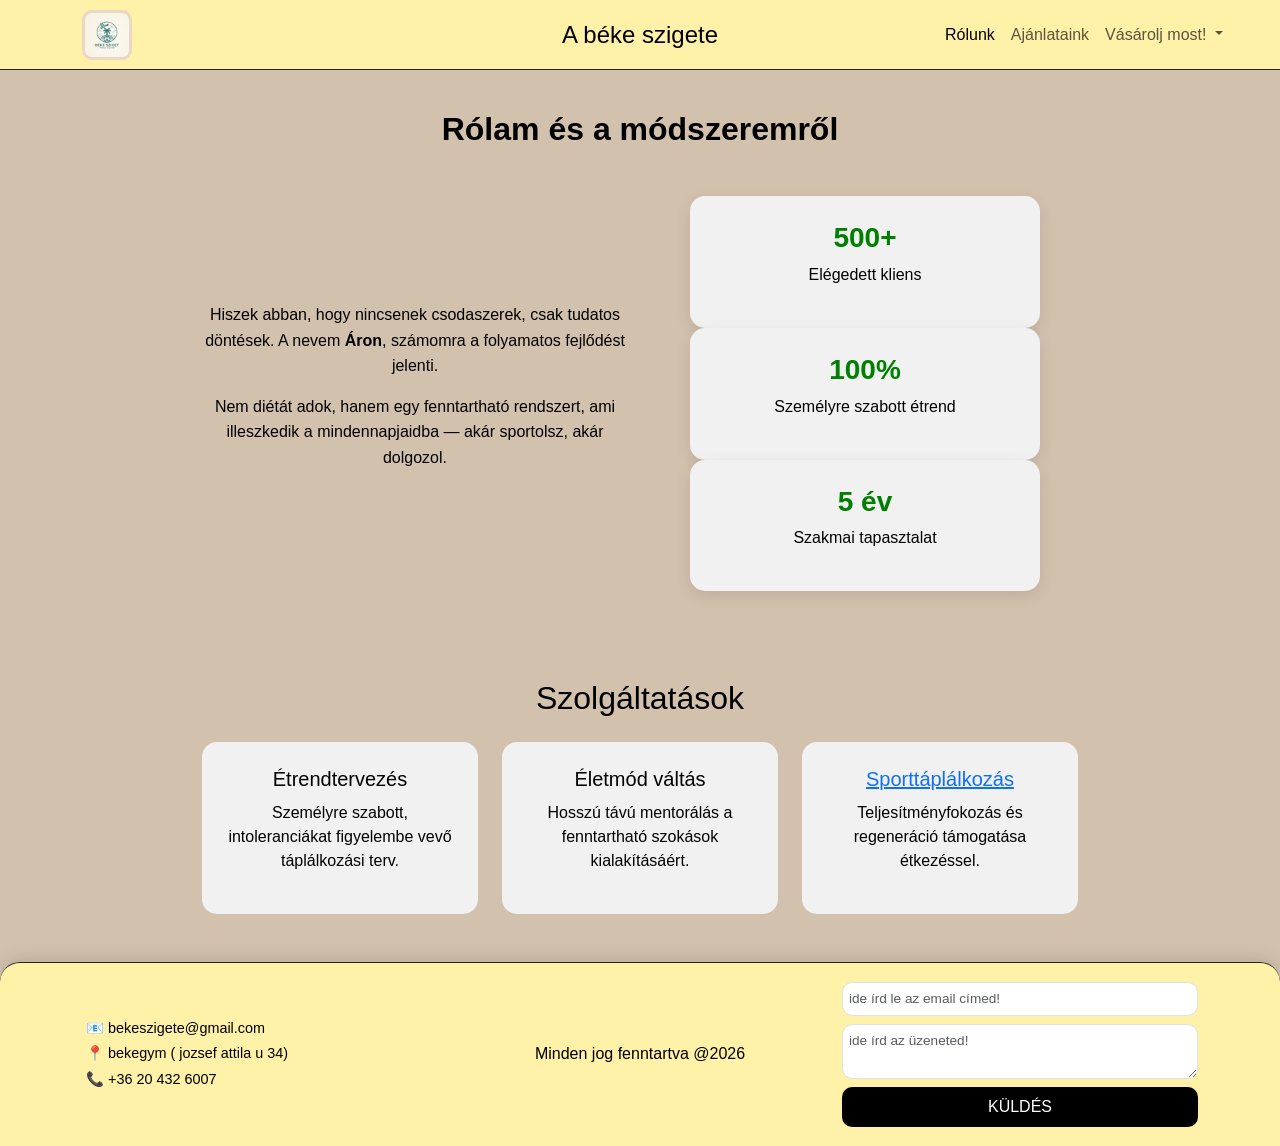
<file: rolunk.html>
<!DOCTYPE html>
<html lang="hu">
<head>
    <meta charset="UTF-8">
    <meta name="viewport" content="width=device-width, initial-scale=1.0">
    <title>Git Áron | Táplálkozási és Életmód Tanácsadó</title>
    <link href="https://cdn.jsdelivr.net/npm/bootstrap@5.3.3/dist/css/bootstrap.min.css" rel="stylesheet">
    <link rel="stylesheet" href="css/style.css">

</head>
<body>
   

<header class="sziget-fejlec container-fluid border-bottom border-dark">
    <div class="container h-100">
      <div class="row h-100 align-items-center">
        <div class="col-3">
          <img src="img/oldallogo.png" class="sziget-mini-logo" alt="Logo">
        </div>
        <div class="col-6 text-center">
          <a href="index.html" class="sziget-fo-link nav-link active">A béke szigete</a>
        </div>

        <nav class="navbar navbar-expand-lg sajat-navbar col-3 d-flex justify-content-end gap-3">
          <div class="container-fluid">
            <button class="navbar-toggler" type="button" data-bs-toggle="collapse"
              data-bs-target="#navbarSupportedContent" aria-controls="navbarSupportedContent" aria-expanded="false"
              aria-label="Toggle navigation">
              <span class="navbar-toggler-icon"></span>
            </button>
            <div class="collapse navbar-collapse" id="navbarSupportedContent">
              <ul class="navbar-nav me-auto mb-2 mb-lg-0">
                <li class="nav-item">
                  <a class="nav-link active" aria-current="page" href="rolunk.html">Rólunk</a>
                </li>
                <li class="nav-item">
                  <a class="nav-link" href="ajanlat.html">Ajánlataink</a>
                </li>
                <li class="nav-item dropdown">
                  <a class="nav-link dropdown-toggle" href="#" role="button" data-bs-toggle="dropdown"
                    aria-expanded="false">
                    Vásárolj most!
                  </a>
                  <ul class="dropdown-menu">

                    <li><a class="dropdown-item" href="termekek.html">Termékek</a></li>
                    <li>
                      <hr class="dropdown-divider">
                    </li>
                    <li><a class="dropdown-item" href="shop.html">Ruháink</a></li>
                  </ul>
                </li>
              </ul>

            </div>
          </div>
        </nav>
  </header>

 <section id="philosophy-custom" class="section-custom">
    <div class="container">

        <div class="section-title-custom text-center">
            <h2>Rólam és a módszeremről</h2>
       
        </div>

        <div class="row align-items-center mt-5">

            <div class="col-lg-6 philosophy-text-custom">
                <p>
                    Hiszek abban, hogy nincsenek csodaszerek, csak tudatos döntések.
                    A nevem <strong>Áron</strong>, számomra a folyamatos fejlődést jelenti.
                </p>

                <p>
                    Nem diétát adok, hanem egy fenntartható rendszert,
                    ami illeszkedik a mindennapjaidba — akár sportolsz,
                    akár dolgozol.
                </p>
            </div>

            <div class="col-lg-6">

                <div class="stats-container-custom">

                    <div class="stat-card-custom">
                        <h3>500+</h3>
                        <p>Elégedett kliens</p>
                    </div>

                    <div class="stat-card-custom">
                        <h3>100%</h3>
                        <p>Személyre szabott étrend</p>
                    </div>

                    <div class="stat-card-custom">
                        <h3>5 év</h3>
                        <p>Szakmai tapasztalat</p>
                    </div>

                </div>

            </div>

        </div>

    </div>
</section>
  <section id="services-custom" class="services-custom py-5">
    <div class="container">

        <div class="text-center mb-4">
            <h2>Szolgáltatások</h2>
        </div>

        <div class="row g-4">

            <div class="col-md-4">
                <div class="service-card-custom-2">
                    <h5>Étrendtervezés</h5>
                    <p>Személyre szabott, intoleranciákat figyelembe vevő táplálkozási terv.</p>
                </div>
            </div>

            <div class="col-md-4">
                <div class="service-card-custom-2">
                    <h5>Életmód váltás</h5>
                    <p>Hosszú távú mentorálás a fenntartható szokások kialakításáért.</p>
                </div>
            </div>

            <div class="col-md-4">
                <div class="service-card-custom-2">
                    <h5><a href="grillezettcsirke.html">Sporttáplálkozás</a></h5>
                    <p>Teljesítményfokozás és regeneráció támogatása étkezéssel.</p>
                </div>
            </div>

        </div>

    </div>
</section>

  <footer class="sziget-lablec container-fluid border-top border-dark">
    <div class="container py-1">
      <div class="row align-items-center">
        <div class="col-md-4">
          <p class="m-1">📧 bekeszigete@gmail.com</p>
          <p class="m-1">📍 bekegym ( jozsef attila u 34)</p>
          <p class="m-1">📞 +36 20 432 6007</p>
        </div>
        <div class="col-md-4 text-center">
          <span class="sziget-jogok">Minden jog fenntartva @2026</span>
        </div>
        <div class="col-md-4">
          <form class="d-flex flex-column gap-2">
            <input type="email" class="form-control form-control-sm sziget-input"
              placeholder="ide írd le az email címed!">
            <textarea class="form-control form-control-sm sziget-input" placeholder="ide írd az üzeneted!"></textarea>
            <button type="submit" class="sziget-gomb py-2">KÜLDÉS</button>
          </form>
        </div>
      </div>
    </div>
</footer>
<script src="https://cdn.jsdelivr.net/npm/bootstrap@5.3.2/dist/js/bootstrap.bundle.min.js"></script>
</body>
</html>
</file>
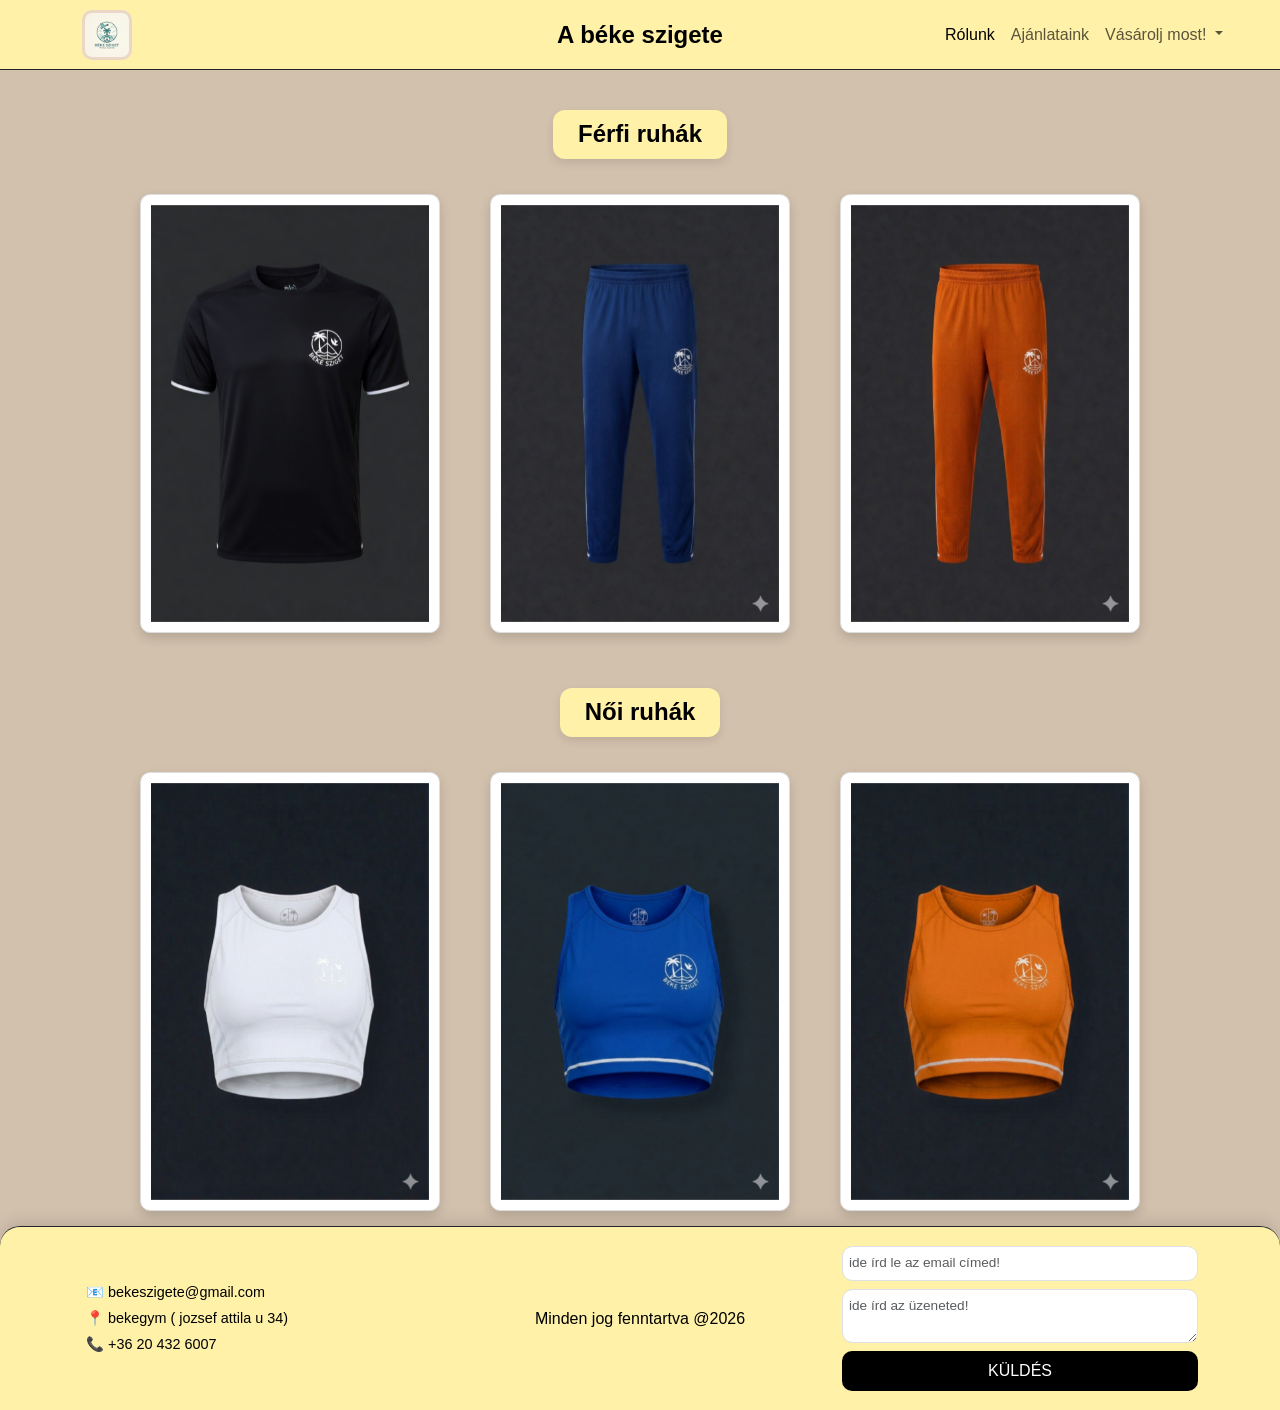
<file: shop.html>
<!DOCTYPE html>
<html lang="hu">

<head>
  <meta charset="UTF-8">
  <meta name="viewport" content="width=device-width, initial-scale=1.0">
  <title>Ruhák</title>
  <link href="https://cdn.jsdelivr.net/npm/bootstrap@5.3.0/dist/css/bootstrap.min.css" rel="stylesheet">
  <link rel="stylesheet" href="css/style.css">
</head>

<body>

  <header class="sziget-fejlec container-fluid border-bottom border-dark">
    <div class="container h-100">
      <div class="row h-100 align-items-center">
        <div class="col-3">
          <img src="img/oldallogo.png" class="sziget-mini-logo" alt="Logo">
        </div>
        <div class="col-6 text-center">
          <a href="index.html" class="sziget-fo-link">A béke szigete</a>
        </div>

        <nav class="navbar navbar-expand-lg sajat-navbar col-3 d-flex justify-content-end gap-3">
          <div class="container-fluid">
            <button class="navbar-toggler" type="button" data-bs-toggle="collapse"
              data-bs-target="#navbarSupportedContent" aria-controls="navbarSupportedContent" aria-expanded="false"
              aria-label="Toggle navigation">
              <span class="navbar-toggler-icon"></span>
            </button>
            <div class="collapse navbar-collapse" id="navbarSupportedContent">
              <ul class="navbar-nav me-auto mb-2 mb-lg-0">
                <li class="nav-item">
                  <a class="nav-link active" aria-current="page" href="rolunk.html">Rólunk</a>
                </li>
                <li class="nav-item">
                  <a class="nav-link" href="ajanlat.html">Ajánlataink</a>
                </li>
                <li class="nav-item dropdown">
                  <a class="nav-link dropdown-toggle" href="#" role="button" data-bs-toggle="dropdown"
                    aria-expanded="false">
                    Vásárolj most!
                  </a>
                  <ul class="dropdown-menu">

                    <li><a class="dropdown-item " href="termekek.html">Termékek</a></li>
                    <li>
                      <hr class="dropdown-divider">
                    </li>
                    <li><a class="dropdown-item nav-link active" href="shop.html">Ruháink</a></li>
                  </ul>
                </li>
              </ul>

            </div>
          </div>
        </nav>
  </header>

<main>
<div class="shop-container">

<h2 class="shop-title">Férfi ruhák</h2>
<div class="shop-row">

<div class="shop-col">
  <div class="shop-card">
    <div id="item1" class="carousel slide" data-bs-ride="carousel">
      <div class="carousel-inner">
        <div class="carousel-item active">
          <img src="img/ferfipolo.png" class="shop-img" data-bs-toggle="modal" data-bs-target="#modal2">
        </div>
        <div class="carousel-item">
          <img src="img/ferfinadrag.png" class="shop-img" data-bs-toggle="modal" data-bs-target="#modal1">
        </div>
      </div>
    </div>
  </div>
</div>

<div class="shop-col">
  <div class="shop-card">
    <div id="item2" class="carousel slide" data-bs-ride="carousel">
      <div class="carousel-inner">
        <div class="carousel-item active">
          <img src="img/kék naci.png" class="shop-img" data-bs-toggle="modal" data-bs-target="#modal3">
        </div>
        <div class="carousel-item">
          <img src="img/kek.png" class="shop-img" data-bs-toggle="modal" data-bs-target="#modal4">
        </div>
      </div>
    </div>
  </div>
</div>

<div class="shop-col">
  <div class="shop-card">
    <div id="item3" class="carousel slide" data-bs-ride="carousel">
      <div class="carousel-inner">
        <div class="carousel-item active">
          <img src="img/narancsnaci.png" class="shop-img" data-bs-toggle="modal" data-bs-target="#modal5">
        </div>
        <div class="carousel-item">
          <img src="img/narancs.png" class="shop-img" data-bs-toggle="modal" data-bs-target="#modal6">
        </div>
      </div>
    </div>
  </div>
</div>

</div>

<h2 class="shop-title">Női ruhák</h2>
<div class="shop-row">

<div class="shop-col">
  <div class="shop-card">
    <div id="item4" class="carousel slide" data-bs-ride="carousel">
      <div class="carousel-inner">
        <div class="carousel-item active">
          <img src="img/feher_noi_polo.png" class="shop-img" data-bs-toggle="modal" data-bs-target="#modal7">
        </div>
        <div class="carousel-item">
          <img src="img/feher_noi_nadrag.jpg" class="shop-img" data-bs-toggle="modal" data-bs-target="#modal8">
        </div>
      </div>
    </div>
  </div>
</div>

<div class="shop-col">
  <div class="shop-card">
    <div id="item5" class="carousel slide" data-bs-ride="carousel">
      <div class="carousel-inner">
        <div class="carousel-item active">
          <img src="img/kek_noi_polo.png" class="shop-img" data-bs-toggle="modal" data-bs-target="#modal9">
        </div>
        <div class="carousel-item">
          <img src="img/kek_noi_nadrag.jpg" class="shop-img" data-bs-toggle="modal" data-bs-target="#modal10">
        </div>
      </div>
    </div>
  </div>
</div>

<div class="shop-col">
  <div class="shop-card">
    <div id="item6" class="carousel slide" data-bs-ride="carousel">
      <div class="carousel-inner">
        <div class="carousel-item active">
          <img src="img/narancs_noi_polo.png" class="shop-img" data-bs-toggle="modal" data-bs-target="#modal11">
        </div>
        <div class="carousel-item">
          <img src="img/narancs_noi_nadrag.jpg" class="shop-img" data-bs-toggle="modal" data-bs-target="#modal12">
        </div>
      </div>
    </div>
  </div>
</div>

</div>
</div>
</main>

<div class="modal fade" id="modal1">
  <div class="modal-dialog">
    <div class="modal-content">
      <div class="modal-header">
        <h5>Férfi nadrág</h5>
        <button class="btn-close" data-bs-dismiss="modal"></button>
      </div>
      <div class="modal-body">
        <p>✅ Kapható</p>
        <p><strong>💰 Ár: 12 990 Ft</strong></p>
        <p>👖 Kényelmes, mindennapi viseletre tervezett nadrág.</p>
        <p>🌿 100% pamut anyagból készült, így jól szellőzik.</p>
        <p>🧵 Tartós varrás, hosszú élettartam.</p>
        <p>🎯 Ideális munkába, suliba vagy hétköznapi használatra.</p>
        <p>👕 Pólóval és inggel is jól kombinálható.</p>
      </div>
      <div class="modal-footer">
        <button class="btn btn-success">Vásárlás</button>
      </div>
    </div>
  </div>
</div>

<div class="modal fade" id="modal2">
  <div class="modal-dialog">
    <div class="modal-content">
      <div class="modal-header">
        <h5>Férfi póló</h5>
        <button class="btn-close" data-bs-dismiss="modal"></button>
      </div>
      <div class="modal-body">
        <p>✅ Kapható</p>
        <p><strong>💰 Ár: 5 990 Ft</strong></p>
        <p>👕 Klasszikus szabású férfi póló.</p>
        <p>🌿 Puha pamut anyag, egész napos kényelem.</p>
        <p>🔥 Laza és sportos stílushoz tökéletes.</p>
        <p>🎯 Ideális nyári viselet.</p>
      </div>
      <div class="modal-footer">
        <button class="btn btn-success">Vásárlás</button>
      </div>
    </div>
  </div>
</div>

<div class="modal fade" id="modal3">
  <div class="modal-dialog">
    <div class="modal-content">
      <div class="modal-header">
        <h5>Kék nadrág</h5>
        <button class="btn-close" data-bs-dismiss="modal"></button>
      </div>
      <div class="modal-body">
        <p>❌ Nem kapható</p>
        <p><strong>💰 Ár: 13 490 Ft</strong></p>
        <p>👖 Sportos megjelenésű nadrág.</p>
        <p>💙 Klasszikus kék szín, könnyen kombinálható.</p>
        <p>🧵 Rugalmas anyag a kényelmes mozgásért.</p>
        <p>⚠️ Jelenleg nincs raktáron.</p>
      </div>
      <div class="modal-footer">
        <button class="btn btn-secondary" disabled>Nem elérhető</button>
      </div>
    </div>
  </div>
</div>

<div class="modal fade" id="modal4">
  <div class="modal-dialog">
    <div class="modal-content">
      <div class="modal-header">
        <h5>Kék póló</h5>
        <button class="btn-close" data-bs-dismiss="modal"></button>
      </div>
      <div class="modal-body">
        <p>✅ Kapható</p>
        <p><strong>💰 Ár: 6 490 Ft</strong></p>
        <p>👕 Modern, letisztult póló.</p>
        <p>💙 Kék színe miatt könnyen kombinálható.</p>
        <p>🌿 Légáteresztő anyag.</p>
        <p>😎 Hétköznapi és sportos viselethez is jó.</p>
      </div>
      <div class="modal-footer">
        <button class="btn btn-success">Vásárlás</button>
      </div>
    </div>
  </div>
</div>

<div class="modal fade" id="modal5">
  <div class="modal-dialog">
    <div class="modal-content">
      <div class="modal-header">
        <h5>Narancs nadrág</h5>
        <button class="btn-close" data-bs-dismiss="modal"></button>
      </div>
      <div class="modal-body">
        <p>✅ Kapható</p>
        <p><strong>💰 Ár: 11 990 Ft</strong></p>
        <p>🧡 Feltűnő, divatos nadrág.</p>
        <p>☀️ Nyári viselethez ideális.</p>
        <p>🎨 Egyedi megjelenést biztosít.</p>
        <p>🔥 Ha ki akarsz tűnni, ez a te darabod.</p>
      </div>
      <div class="modal-footer">
        <button class="btn btn-success">Vásárlás</button>
      </div>
    </div>
  </div>
</div>

<div class="modal fade" id="modal6">
  <div class="modal-dialog">
    <div class="modal-content">
      <div class="modal-header">
        <h5>Narancs póló</h5>
        <button class="btn-close" data-bs-dismiss="modal"></button>
      </div>
      <div class="modal-body">
        <p>❌ Nem kapható</p>
        <p><strong>💰 Ár: 5 490 Ft</strong></p>
        <p>🧡 Vidám, élénk színű póló.</p>
        <p>☀️ Nyári outfitekhez tökéletes.</p>
        <p>🎯 Fiatalos stílus.</p>
        <p>⚠️ Jelenleg nem rendelhető.</p>
      </div>
      <div class="modal-footer">
        <button class="btn btn-secondary" disabled>Nem elérhető</button>
      </div>
    </div>
  </div>
</div>

<div class="modal fade" id="modal7">
  <div class="modal-dialog">
    <div class="modal-content">
      <div class="modal-header">
        <h5>Fehér női póló</h5>
        <button class="btn-close" data-bs-dismiss="modal"></button>
      </div>
      <div class="modal-body">
        <p>✅ Kapható</p>
        <p><strong>💰 Ár: 5 790 Ft</strong></p>
        <p>👕 Letisztult, elegáns női póló.</p>
        <p>🌿 Puha pamut anyag, kényelmes viselet egész nap.</p>
        <p>✨ Minimalista stílus, mindenhez passzol.</p>
        <p>👖 Farmerrel és szoknyával is jól kombinálható.</p>
        <p>☀️ Ideális nyári és tavaszi viselet.</p>
      </div>
      <div class="modal-footer">
        <button class="btn btn-success">Vásárlás</button>
      </div>
    </div>
  </div>
</div>

<div class="modal fade" id="modal8">
  <div class="modal-dialog">
    <div class="modal-content">
      <div class="modal-header">
        <h5>Fehér női nadrág</h5>
        <button class="btn-close" data-bs-dismiss="modal"></button>
      </div>
      <div class="modal-body">
        <p>❌ Nem kapható</p>
        <p><strong>💰 Ár: 13 990 Ft</strong></p>
        <p>👖 Elegáns, nőies szabású nadrág.</p>
        <p>✨ Különleges alkalmakra is tökéletes.</p>
        <p>🌿 Könnyű, kényelmes anyag.</p>
        <p>👠 Magassarkúval különösen jól mutat.</p>
        <p>⚠️ Jelenleg nincs raktáron.</p>
      </div>
      <div class="modal-footer">
        <button class="btn btn-secondary" disabled>Nem elérhető</button>
      </div>
    </div>
  </div>
</div>

<div class="modal fade" id="modal9">
  <div class="modal-dialog">
    <div class="modal-content">
      <div class="modal-header">
        <h5>Kék női póló</h5>
        <button class="btn-close" data-bs-dismiss="modal"></button>
      </div>
      <div class="modal-body">
        <p>✅ Kapható</p>
        <p><strong>💰 Ár: 6 290 Ft</strong></p>
        <p>💙 Modern, divatos női póló.</p>
        <p>🌿 Légáteresztő anyag a kényelmes viseletért.</p>
        <p>🎯 Hétköznapi és sportos stílushoz ideális.</p>
        <p>👖 Farmerrel tökéletes párosítás.</p>
        <p>😎 Fiatalos megjelenést biztosít.</p>
      </div>
      <div class="modal-footer">
        <button class="btn btn-success">Vásárlás</button>
      </div>
    </div>
  </div>
</div>

<div class="modal fade" id="modal10">
  <div class="modal-dialog">
    <div class="modal-content">
      <div class="modal-header">
        <h5>Kék női nadrág</h5>
        <button class="btn-close" data-bs-dismiss="modal"></button>
      </div>
      <div class="modal-body">
        <p>❌ Nem kapható</p>
        <p><strong>💰 Ár: 12 990 Ft</strong></p>
        <p>👖 Klasszikus kék női nadrág.</p>
        <p>💙 Időtálló stílus.</p>
        <p>🧵 Rugalmas anyag a kényelmes mozgásért.</p>
        <p>🎯 Munkába és hétköznapokra is ideális.</p>
        <p>⚠️ Jelenleg nem rendelhető.</p>
      </div>
      <div class="modal-footer">
        <button class="btn btn-secondary" disabled>Nem elérhető</button>
      </div>
    </div>
  </div>
</div>

<div class="modal fade" id="modal11">
  <div class="modal-dialog">
    <div class="modal-content">
      <div class="modal-header">
        <h5>Narancs női póló</h5>
        <button class="btn-close" data-bs-dismiss="modal"></button>
      </div>
      <div class="modal-body">
        <p>✅ Kapható</p>
        <p><strong>💰 Ár: 5 990 Ft</strong></p>
        <p>🧡 Vidám, élénk színű póló.</p>
        <p>☀️ Nyári outfitekhez tökéletes.</p>
        <p>🎨 Feldobja a megjelenést.</p>
        <p>👗 Laza, kényelmes viselet.</p>
        <p>🔥 Ha szereted a színeket, ezt imádni fogod.</p>
      </div>
      <div class="modal-footer">
        <button class="btn btn-success">Vásárlás</button>
      </div>
    </div>
  </div>
</div>

<div class="modal fade" id="modal12">
  <div class="modal-dialog">
    <div class="modal-content">
      <div class="modal-header">
        <h5>Narancs női nadrág</h5>
        <button class="btn-close" data-bs-dismiss="modal"></button>
      </div>
      <div class="modal-body">
        <p>❌ Nem kapható</p>
        <p><strong>💰 Ár: 11 490 Ft</strong></p>
        <p>🧡 Egyedi, feltűnő nadrág.</p>
        <p>🎨 Divatos és különleges darab.</p>
        <p>☀️ Nyári viselethez ideális.</p>
        <p>👗 Laza, fiatalos stílus.</p>
        <p>⚠️ Jelenleg nincs készleten.</p>
      </div>
      <div class="modal-footer">
        <button class="btn btn-secondary" disabled>Nem elérhető</button>
      </div>
    </div>
  </div>
</div>
</div>
  <footer class="sziget-lablec container-fluid border-top border-dark">
    <div class="container py-1">
      <div class="row align-items-center">
        <div class="col-md-4">
          <p class="m-1">📧 bekeszigete@gmail.com</p>
          <p class="m-1">📍 bekegym ( jozsef attila u 34)</p>
          <p class="m-1">📞 +36 20 432 6007</p>
        </div>
        <div class="col-md-4 text-center">
          <span class="sziget-jogok">Minden jog fenntartva @2026</span>
        </div>
        <div class="col-md-4">
          <form class="d-flex flex-column gap-2">
            <input type="email" class="form-control form-control-sm sziget-input"
              placeholder="ide írd le az email címed!">
            <textarea class="form-control form-control-sm sziget-input" placeholder="ide írd az üzeneted!"></textarea>
            <button type="submit" class="sziget-gomb py-2">KÜLDÉS</button>
          </form>
        </div>
      </div>
    </div>
  </footer>

  <script src="https://cdn.jsdelivr.net/npm/bootstrap@5.3.2/dist/js/bootstrap.bundle.min.js"></script>
</body>

</html>
</file>
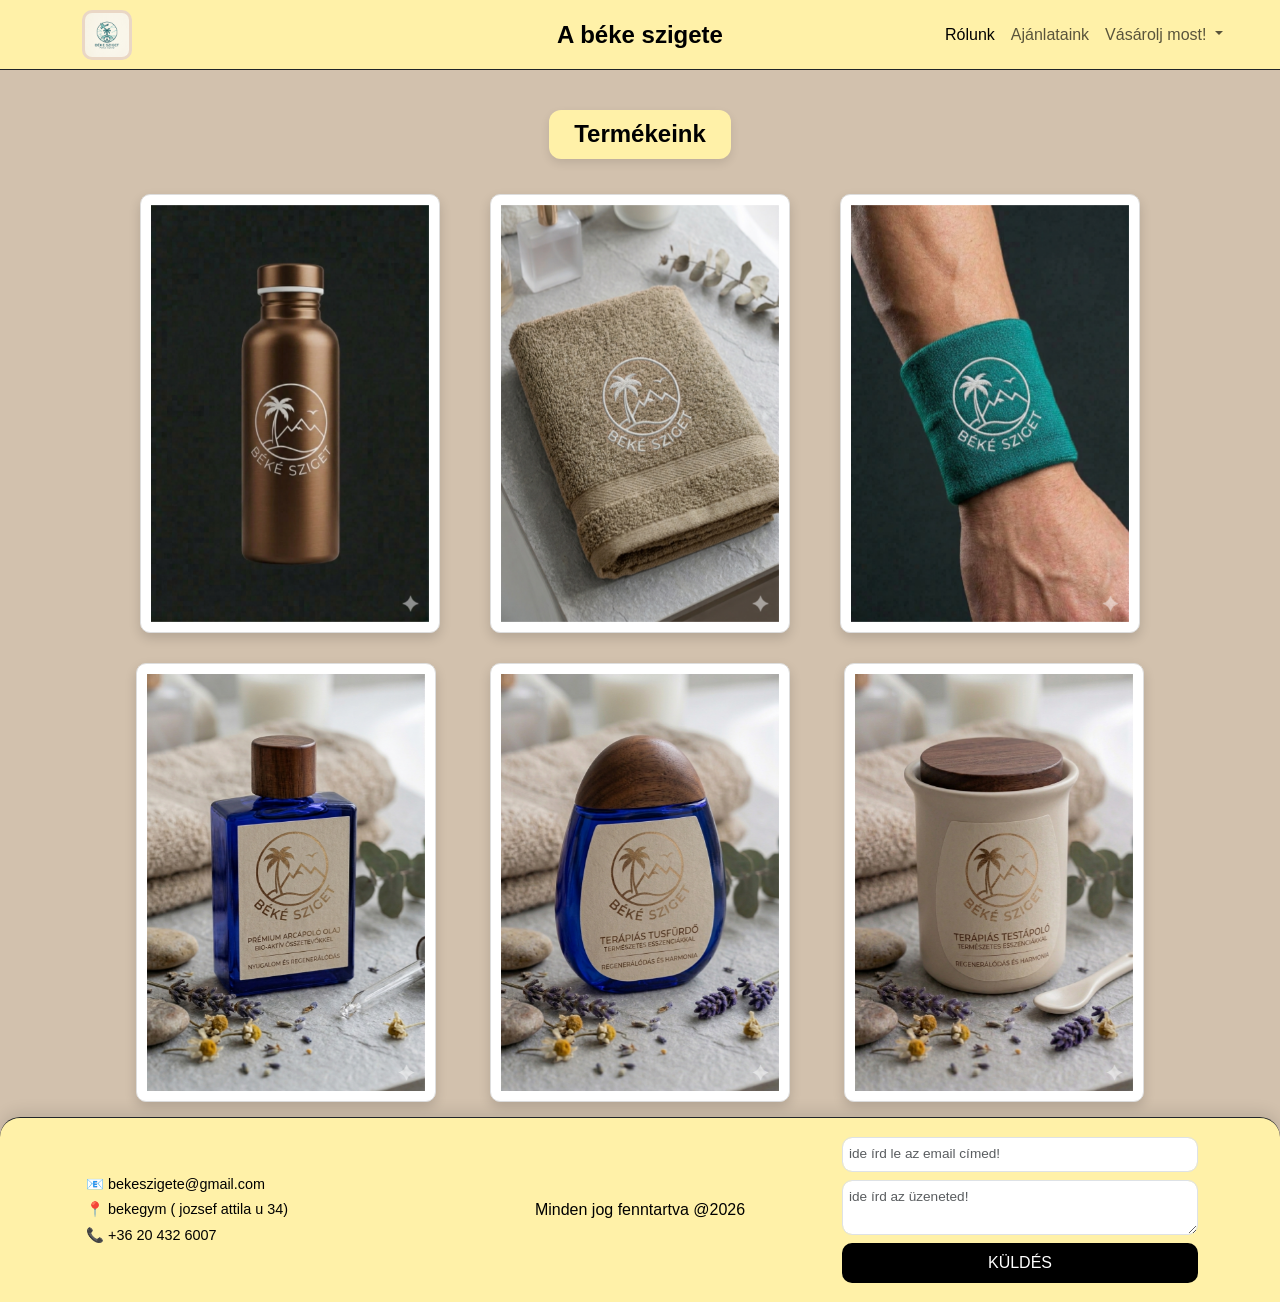
<file: termekek.html>
<!DOCTYPE html>
<html lang="hu">

<head>
  <meta charset="UTF-8">
  <meta name="viewport" content="width=device-width, initial-scale=1.0">
  <title>Termékek</title>
  <link href="https://cdn.jsdelivr.net/npm/bootstrap@5.3.0/dist/css/bootstrap.min.css" rel="stylesheet">
  <link rel="stylesheet" href="css/style.css">
</head>

<body>

  <header class="sziget-fejlec container-fluid border-bottom border-dark">
    <div class="container h-100">
      <div class="row h-100 align-items-center">
        <div class="col-3">
          <img src="img/oldallogo.png" class="sziget-mini-logo" alt="Logo">
        </div>
        <div class="col-6 text-center">
          <a href="index.html" class="sziget-fo-link">A béke szigete</a>
        </div>

        <nav class="navbar navbar-expand-lg sajat-navbar col-3 d-flex justify-content-end gap-3">
          <div class="container-fluid">
            <button class="navbar-toggler" type="button" data-bs-toggle="collapse"
              data-bs-target="#navbarSupportedContent" aria-controls="navbarSupportedContent" aria-expanded="false"
              aria-label="Toggle navigation">
              <span class="navbar-toggler-icon"></span>
            </button>
            <div class="collapse navbar-collapse" id="navbarSupportedContent">
              <ul class="navbar-nav me-auto mb-2 mb-lg-0">
                <li class="nav-item">
                  <a class="nav-link active" aria-current="page" href="rolunk.html">Rólunk</a>
                </li>
                <li class="nav-item">
                  <a class="nav-link" href="ajanlat.html">Ajánlataink</a>
                </li>
                <li class="nav-item dropdown">
                  <a class="nav-link dropdown-toggle" href="#" role="button" data-bs-toggle="dropdown"
                    aria-expanded="false">
                    Vásárolj most!
                  </a>
                  <ul class="dropdown-menu">

                    <li><a class="dropdown-item nav-link active" href="termekek.html" >Termékek</a></li>
                    <li>
                      <hr class="dropdown-divider">
                    </li>
                    <li><a class="dropdown-item" href="shop.html">Ruháink</a></li>
                  </ul>
                </li>
              </ul>

            </div>
          </div>
        </nav>
  </header>
<main>
<div class="shop-container">

<h2 class="shop-title">Termékeink</h2>
<div class="shop-row">

<div class="shop-col">
  <div class="shop-card">
    <div id="item1" class="carousel slide" data-bs-ride="carousel">
      <div class="carousel-inner">
        <div class="carousel-item active">
          <img src="img/bronzkulacs.png" class="shop-img" data-bs-toggle="modal" data-bs-target="#modal2">
        </div>
        <div class="carousel-item">
          <img src="img/szurkekulacs.png" class="shop-img" data-bs-toggle="modal" data-bs-target="#modal1">
        </div>
      </div>
    </div>
  </div>
</div>

<div class="shop-col">
  <div class="shop-card">
    <div id="item2" class="carousel slide" data-bs-ride="carousel">
      <div class="carousel-inner">
        <div class="carousel-item active">
          <img src="img/bézstorcsi.png" class="shop-img" data-bs-toggle="modal" data-bs-target="#modal3">
        </div>
        <div class="carousel-item">
          <img src="img/ciantorcsi.png" class="shop-img" data-bs-toggle="modal" data-bs-target="#modal4">
        </div>
      </div>
    </div>
  </div>
</div>

<div class="shop-col">
  <div class="shop-card">
    <div id="item3" class="carousel slide" data-bs-ride="carousel">
      <div class="carousel-inner">
        <div class="carousel-item active">
          <img src="img/csukloszuritocian.png" class="shop-img" data-bs-toggle="modal" data-bs-target="#modal5">
        </div>
        <div class="carousel-item">
          <img src="img/kekcsukloszorito.png" class="shop-img" data-bs-toggle="modal" data-bs-target="#modal6">
        </div>
      </div>
    </div>
  </div>
</div>

</div>

<div class="shop-row d-flex justify-content-center gap-4">

<div class="shop-col">
  <div class="shop-card">
    <div id="item4" class="carousel slide" data-bs-ride="carousel">
      <div class="carousel-inner">
        <div class="carousel-item active">
          <img src="img/kekolaj.png" class="shop-img" data-bs-toggle="modal" data-bs-target="#modal7">
        </div>
        <div class="carousel-item">
          <img src="img/barnaolaj.png" class="shop-img" data-bs-toggle="modal" data-bs-target="#modal8">
        </div>
      </div>
    </div>
  </div>
</div>

<div class="shop-col">
  <div class="shop-card">
    <div id="item5" class="carousel slide" data-bs-ride="carousel">
      <div class="carousel-inner">
        <div class="carousel-item active">
          <img src="img/kektusfurdo.png" class="shop-img" data-bs-toggle="modal" data-bs-target="#modal9">
        </div>
        <div class="carousel-item">
          <img src="img/pirostusfurdo.png" class="shop-img" data-bs-toggle="modal" data-bs-target="#modal10">
        </div>
      </div>
    </div>
  </div>
</div>

<div class="shop-col">
  <div class="shop-card">
    <div id="item6" class="carousel slide" data-bs-ride="carousel">
      <div class="carousel-inner">
        <div class="carousel-item active">
          <img src="img/bezstestapolo.png" class="shop-img" data-bs-toggle="modal" data-bs-target="#modal11">
        </div>
        <div class="carousel-item">
          <img src="img/fehertestapolo.png" class="shop-img" data-bs-toggle="modal" data-bs-target="#modal12">
        </div>
      </div>
    </div>
  </div>
</div>

</div>
</div>
</main>

<div class="modal fade" id="modal1">
  <div class="modal-dialog">
    <div class="modal-content">
      <div class="modal-header">
        <h5>Szürke kulacs</h5>
        <button class="btn-close" data-bs-dismiss="modal"></button>
      </div>
      <div class="modal-body">
        <p>✅ Kapható</p>
        <p><strong>💰 Ár: 4 990 Ft</strong></p>
        <p>🥤 Strapabíró kulacs mindennapi használatra.</p>
        <p>🌿 Környezetbarát, újratölthető.</p>
        <p>💧 Nem szivárog, biztonságos zárás.</p>
        <p>🎯 Edzéshez és kiránduláshoz ideális.</p>
      </div>
      <div class="modal-footer">
        <button class="btn btn-success">Vásárlás</button>
      </div>
    </div>
  </div>
</div>

<div class="modal fade" id="modal2">
  <div class="modal-dialog">
    <div class="modal-content">
      <div class="modal-header">
        <h5>Bronz kulacs</h5>
        <button class="btn-close" data-bs-dismiss="modal"></button>
      </div>
      <div class="modal-body">
        <p>✅ Kapható</p>
        <p><strong>💰 Ár: 5 490 Ft</strong></p>
        <p>🥤 Elegáns, fém hatású kulacs.</p>
        <p>🔥 Hosszabb ideig tartja a hőmérsékletet.</p>
        <p>💧 Szivárgásmentes kialakítás.</p>
        <p>🎯 Sporthoz és hétköznapokra is tökéletes.</p>
      </div>
      <div class="modal-footer">
        <button class="btn btn-success">Vásárlás</button>
      </div>
    </div>
  </div>
</div>

<div class="modal fade" id="modal3">
  <div class="modal-dialog">
    <div class="modal-content">
      <div class="modal-header">
        <h5>Bézs törölköző</h5>
        <button class="btn-close" data-bs-dismiss="modal"></button>
      </div>
      <div class="modal-body">
        <p>✅ Kapható</p>
        <p><strong>💰 Ár: 3 990 Ft</strong></p>
        <p>🛁 Puha, jól nedvszívó törölköző.</p>
        <p>🌿 100% pamut anyag.</p>
        <p>✨ Letisztult, elegáns szín.</p>
        <p>🎯 Fürdőbe és edzéshez is ideális.</p>
      </div>
      <div class="modal-footer">
        <button class="btn btn-success">Vásárlás</button>
      </div>
    </div>
  </div>
</div>

<div class="modal fade" id="modal4">
  <div class="modal-dialog">
    <div class="modal-content">
      <div class="modal-header">
        <h5>Cian törölköző</h5>
        <button class="btn-close" data-bs-dismiss="modal"></button>
      </div>
      <div class="modal-body">
        <p>✅ Kapható</p>
        <p><strong>💰 Ár: 4 290 Ft</strong></p>
        <p>🛁 Friss színű, puha törölköző.</p>
        <p>💧 Kiváló nedvszívó képesség.</p>
        <p>🎨 Modern megjelenés.</p>
        <p>🎯 Strandhoz és sporthoz tökéletes.</p>
      </div>
      <div class="modal-footer">
        <button class="btn btn-success">Vásárlás</button>
      </div>
    </div>
  </div>
</div>

<div class="modal fade" id="modal5">
  <div class="modal-dialog">
    <div class="modal-content">
      <div class="modal-header">
        <h5>Cian csuklószorító</h5>
        <button class="btn-close" data-bs-dismiss="modal"></button>
      </div>
      <div class="modal-body">
        <p>✅ Kapható</p>
        <p><strong>💰 Ár: 2 990 Ft</strong></p>
        <p>💪 Stabil tartás edzés közben.</p>
        <p>🧵 Rugalmas és kényelmes.</p>
        <p>🎯 Súlyzós edzéshez ideális.</p>
        <p>🔥 Csökkenti a sérülésveszélyt.</p>
      </div>
      <div class="modal-footer">
        <button class="btn btn-success">Vásárlás</button>
      </div>
    </div>
  </div>
</div>

<div class="modal fade" id="modal6">
  <div class="modal-dialog">
    <div class="modal-content">
      <div class="modal-header">
        <h5>Kék csuklószorító</h5>
        <button class="btn-close" data-bs-dismiss="modal"></button>
      </div>
      <div class="modal-body">
        <p>❌ Nem kapható</p>
        <p><strong>💰 Ár: 2 790 Ft</strong></p>
        <p>💪 Megbízható csuklótámasz.</p>
        <p>🧵 Tartós kialakítás.</p>
        <p>🎯 Edzéshez ajánlott.</p>
        <p>⚠️ Jelenleg nincs készleten.</p>
      </div>
      <div class="modal-footer">
        <button class="btn btn-secondary" disabled>Nem elérhető</button>
      </div>
    </div>
  </div>
</div>

<div class="modal fade" id="modal7">
  <div class="modal-dialog">
    <div class="modal-content">
      <div class="modal-header">
        <h5>Kék masszázsolaj</h5>
        <button class="btn-close" data-bs-dismiss="modal"></button>
      </div>
      <div class="modal-body">
        <p>✅ Kapható</p>
        <p><strong>💰 Ár: 3 490 Ft</strong></p>
        <p>🧴 Frissítő masszázsolaj.</p>
        <p>🌿 Természetes összetevők.</p>
        <p>💆 Relaxáló hatás.</p>
        <p>🎯 Edzés után ideális.</p>
      </div>
      <div class="modal-footer">
        <button class="btn btn-success">Vásárlás</button>
      </div>
    </div>
  </div>
</div>

<div class="modal fade" id="modal8">
  <div class="modal-dialog">
    <div class="modal-content">
      <div class="modal-header">
        <h5>Barna masszázsolaj</h5>
        <button class="btn-close" data-bs-dismiss="modal"></button>
      </div>
      <div class="modal-body">
        <p>❌ Nem kapható</p>
        <p><strong>💰 Ár: 3 290 Ft</strong></p>
        <p>🧴 Melegítő hatású olaj.</p>
        <p>🔥 Izomlazító.</p>
        <p>💆 Mély relaxáció.</p>
        <p>⚠️ Nincs készleten.</p>
      </div>
      <div class="modal-footer">
        <button class="btn btn-secondary" disabled>Nem elérhető</button>
      </div>
    </div>
  </div>
</div>

<div class="modal fade" id="modal9">
  <div class="modal-dialog">
    <div class="modal-content">
      <div class="modal-header">
        <h5>Kék tusfürdő</h5>
        <button class="btn-close" data-bs-dismiss="modal"></button>
      </div>
      <div class="modal-body">
        <p>✅ Kapható</p>
        <p><strong>💰 Ár: 2 490 Ft</strong></p>
        <p>🚿 Friss illatú tusfürdő.</p>
        <p>🌿 Bőrbarát összetevők.</p>
        <p>💧 Hidratálja a bőrt.</p>
        <p>🎯 Mindennapi használatra.</p>
      </div>
      <div class="modal-footer">
        <button class="btn btn-success">Vásárlás</button>
      </div>
    </div>
  </div>
</div>

<div class="modal fade" id="modal10">
  <div class="modal-dialog">
    <div class="modal-content">
      <div class="modal-header">
        <h5>Piros tusfürdő</h5>
        <button class="btn-close" data-bs-dismiss="modal"></button>
      </div>
      <div class="modal-body">
        <p>❌ Nem kapható</p>
        <p><strong>💰 Ár: 2 390 Ft</strong></p>
        <p>🚿 Élénk illatú tusfürdő.</p>
        <p>🔥 Frissítő hatás.</p>
        <p>💧 Kíméletes a bőrhöz.</p>
        <p>⚠️ Nem rendelhető.</p>
      </div>
      <div class="modal-footer">
        <button class="btn btn-secondary" disabled>Nem elérhető</button>
      </div>
    </div>
  </div>
</div>

<div class="modal fade" id="modal11">
  <div class="modal-dialog">
    <div class="modal-content">
      <div class="modal-header">
        <h5>Bézs testhezálló póló</h5>
        <button class="btn-close" data-bs-dismiss="modal"></button>
      </div>
      <div class="modal-body">
        <p>✅ Kapható</p>
        <p><strong>💰 Ár: 5 990 Ft</strong></p>
        <p>👕 Modern, testhezálló póló.</p>
        <p>🌿 Puha, kényelmes anyag.</p>
        <p>✨ Letisztult megjelenés.</p>
        <p>🎯 Hétköznapokra ideális.</p>
      </div>
      <div class="modal-footer">
        <button class="btn btn-success">Vásárlás</button>
      </div>
    </div>
  </div>
</div>

<div class="modal fade" id="modal12">
  <div class="modal-dialog">
    <div class="modal-content">
      <div class="modal-header">
        <h5>Fehér testhezálló póló</h5>
        <button class="btn-close" data-bs-dismiss="modal"></button>
      </div>
      <div class="modal-body">
        <p>❌ Nem kapható</p>
        <p><strong>💰 Ár: 5 490 Ft</strong></p>
        <p>👕 Klasszikus fehér póló.</p>
        <p>🌿 Légáteresztő anyag.</p>
        <p>😎 Mindenhez passzol.</p>
        <p>⚠️ Jelenleg nincs készleten.</p>
      </div>
      <div class="modal-footer">
        <button class="btn btn-secondary" disabled>Nem elérhető</button>
      </div>
    </div>
  </div>
</div>

  <footer class="sziget-lablec container-fluid border-top border-dark">
    <div class="container py-1">
      <div class="row align-items-center">
        <div class="col-md-4">
          <p class="m-1">📧 bekeszigete@gmail.com</p>
          <p class="m-1">📍 bekegym ( jozsef attila u 34)</p>
          <p class="m-1">📞 +36 20 432 6007</p>
        </div>
        <div class="col-md-4 text-center">
          <span class="sziget-jogok">Minden jog fenntartva @2026</span>
        </div>
        <div class="col-md-4">
          <form class="d-flex flex-column gap-2">
            <input type="email" class="form-control form-control-sm sziget-input"
              placeholder="ide írd le az email címed!">
            <textarea class="form-control form-control-sm sziget-input" placeholder="ide írd az üzeneted!"></textarea>
            <button type="submit" class="sziget-gomb py-2">KÜLDÉS</button>
          </form>
        </div>
      </div>
    </div>
  </footer>
  <div class="modal" tabindex="-1">
    <div class="modal-dialog">
      <div class="modal-content">
        <div class="modal-header">
          <h5 class="modal-title">Modal title</h5>
          <button type="button" class="btn-close" data-bs-dismiss="modal" aria-label="Close"></button>
        </div>
        <div class="modal-body">
          <p>Modal body text goes here.</p>
        </div>
        <div class="modal-footer">
          <button type="button" class="btn btn-secondary" data-bs-dismiss="modal">Close</button>
          <button type="button" class="btn btn-primary">Save changes</button>
        </div>
      </div>
    </div>
  </div>
  <script src="https://cdn.jsdelivr.net/npm/bootstrap@5.3.2/dist/js/bootstrap.bundle.min.js"></script>
</body>

</html>
</file>
<file: css/style.css>
* {
    margin: 0;
    padding: 0;
    box-sizing: border-box;
}

body {
    background-color: #EAD7C5;
    font-family: 'Poppins', sans-serif;
    color: #000;
    min-height: 100vh;
    display: flex;
    flex-direction: column;
}

.sziget-fejlec {
    background-color: #FFF1A8;
    height: 70px;
    display: flex;
    align-items: center;
}

.sziget-mini-logo {
    height: 50px;
    border-radius: 10px;
    background-color: #EAD7C5;
    padding: 3px;
}

.sziget-fo-link {
    font-size: 1.5rem;
    font-weight: 700;
    text-decoration: none;
    color: black;
}

.nav-link {
    font-weight: 500;
    transition: 0.3s;
}

.nav-link:hover {
    color: #555;
}

.recept-container {
    display: flex;
    justify-content: center;
    margin: 60px 0;
}

.recept-content {
    background: white;
    padding: 40px;
    border-radius: 20px;
    max-width: 1000px;
    width: 100%;
    box-shadow: 0 15px 40px rgba(0,0,0,0.1);
}

.recept-title {
    text-align: center;
    font-size: 2.3rem;
    margin-bottom: 40px;
    font-weight: 700;
}

.recept-grid {
    display: grid;
    grid-template-columns: 1fr 1fr;
    gap: 25px;
}

.recept-image-box {
    border-radius: 20px;
    overflow: hidden;
    background: #eee;
    min-height: 250px;
    display: flex;
    align-items: center;
    justify-content: center;
}

.recept-box {
    background: #FFF1A8;
    border-radius: 15px;
    padding: 20px;
    box-shadow: 0 5px 15px rgba(0,0,0,0.05);
    transition: 0.3s;
}

.recept-box:hover {
    transform: translateY(-5px);
}

.recept-box-header {
    font-size: 1.3rem;
    font-weight: 600;
    margin-bottom: 10px;
}

.recept-ingredients-list {
    list-style: none;
    padding: 0;
}

.recept-ingredients-list li {
    padding: 10px 0;
    border-bottom: 1px solid #eee;
}

.recept-preparation-box {
    grid-column: span 2;
    background: white;
    border-radius: 15px;
    padding: 25px;
    box-shadow: 0 5px 15px rgba(0,0,0,0.05);
}

.recept-content-area {
    line-height: 1.7;
    margin-top: 10px;
}

.sziget-lablec {
    background-color: #FFF1A8;
    border-radius: 20px 20px 0 0;
    margin-top: auto;
    padding: 15px 0;
    box-shadow: 0 -5px 15px rgba(0,0,0,0.1);
}

.sziget-lablec p {
    margin: 2px 0;
    font-size: 0.9rem;
}

.sziget-input {
    border-radius: 10px;
    padding: 6px;
    font-size: 0.85rem;
}

.sziget-gomb {
    border-radius: 10px;
    background: black;
    color: white;
    border: none;
    transition: 0.3s;
}

.sziget-gomb:hover {
    background: #333;
    transform: translateY(-2px);
}

@media (max-width: 768px) {

    .recept-grid {
        grid-template-columns: 1fr;
    }

    .recept-preparation-box {
        grid-column: span 1;
    }

    .recept-content {
        padding: 25px;
    }

    .sziget-fo-link {
        font-size: 1.2rem;
    }

    .sziget-mini-logo {
        height: 40px;
    }
}

#idopont-container {
    width: 400px;
    margin: 50px auto;
    padding: 20px;
    border: 2px solid #4CAF50;
    border-radius: 10px;
    font-family: Arial;
    background-color: #f9f9f9;
}

#idopont-cim {
    text-align: center;
    font-size: 24px;
    margin-bottom: 20px;
}

.idopont-mezo {
    margin-bottom: 15px;
}

.idopont-mezo label {
    display: block;
    margin-bottom: 5px;
}

.idopont-mezo input {
    width: 100%;
    padding: 8px;
    border-radius: 5px;
    border: 1px solid #ccc;
}

#idopont-gomb-div {
    text-align: center;
}

#idopont-gomb {
    padding: 10px 20px;
    background-color: #4CAF50;
    color: white;
    border: none;
    border-radius: 5px;
    cursor: pointer;
}

#idopont-gomb:hover {
    background-color: #45a049;
}
.shop-main {
  padding: 30px;
  background-color: #f3e2b3;
}

.shop-row {
  display: grid;
  grid-template-columns: repeat(3, 320px); 
  justify-content: center; 
  gap: 25px;
}

.shop-card {
  width: 100%;
  border: 2px solid orange;
  border-radius: 14px;
  padding: 12px;
  background: white;
  box-shadow: 0 5px 12px rgba(0,0,0,0.15);
}

.shop-carousel {
  height: 300px;
}


.shop-card:hover {
  transform: scale(1.04);
  transition: 0.3s;
}

@media (max-width: 1000px) {
  .shop-row {
    grid-template-columns: repeat(2, 300px);
  }
}

@media (max-width: 600px) {
  .shop-row {
    grid-template-columns: 1fr;
  }
}

#main-layout-custom {
    display: flex;
    justify-content: space-between; 
    align-items: flex-start;
    gap: 60px;
    padding: 40px 60px; 
    width: 100%;
}

#services-container-custom {
    width: 380px; 
}
#services-custom .container {
    max-width: 900px;
}
.services-custom {
    padding-top: 20px;
    padding-bottom: 40px;
}

.service-card {
    border: 1px solid #ccc;
    padding: 10px;
    margin-bottom: 10px;
    border-radius: 8px;
    background: white;
}

.custom-service-card {
    border-radius: 15px;
    padding: 20px;
    transition: all 0.3s ease;
    box-shadow: 0 4px 10px rgba(0,0,0,0.08);
    text-align: center;
}
.custom-service-card:hover {
    transform: translateY(-8px) scale(1.02);
    box-shadow: 0 10px 25px rgba(0,0,0,0.15);
}
.service-icon {
    font-size: 30px;
    margin-bottom: 10px;
}


#testimonials-section-custom {
    margin-top: 40px;
    text-align: center;
}

.testimonial-card-custom {
    background: #fff;
    padding: 15px;
    margin: 10px auto;
    max-width: 400px;
    border-radius: 12px;
    box-shadow: 0 4px 12px rgba(0,0,0,0.1);
    font-style: italic;
}

#target-section-custom {
    margin-top: 40px;
    text-align: center;
}

.target-list-custom {
    list-style: none;
    padding: 0;
}

.target-list-custom li {
    background: #f8f8f8;
    margin: 8px auto;
    padding: 10px;
    max-width: 350px;
    border-radius: 10px;
    font-weight: 500;
}


#booking-container-custom {
    width: 360px;
    border: 2px solid green;
    padding: 25px;
    border-radius: 15px;
    background: white;
    text-align: center;
    margin: 0 auto; 
}


#booking-container-custom input {
    width: 100%;
    margin-bottom: 10px;
    padding: 6px;
}

#booking-container-custom button {
    background: green;
    color: white;
    border: none;
    padding: 8px 12px;
    border-radius: 5px;
}

.input-wrapper {
    position: relative;
}

.input-wrapper input {
    padding-right: 80px;
}

#email-icon {
    position: absolute;
    right: 10px;
    top: 50%;
    transform: translateY(-50%);
    font-size: 13px;
    color: gray;
}

#map-container-custom {
    width: 420px;
}


#map-container-custom iframe {
    width: 100%;
    height: 320px;
    border-radius: 15px;
}

body {
    margin: 0;
}

#main-layout-custom {
    min-height: 70vh; 
}

#services-container-custom {
    max-width: 320px;
}

.services-title {
    text-align: center;
    margin-bottom: 20px;
    font-weight: 600;
}

.services-grid {
    display: grid;
    grid-template-columns: 1fr 1fr; 
    gap: 15px;
}

@media (max-width: 1200px) {
    #main-layout-custom {
        flex-direction: column;
        align-items: center;
    }

    #services-container-custom,
    #booking-container-custom,
    #map-container-custom {
        width: 100%;
        max-width: 500px;
    }
}

.service-card {
    background: white;
    padding: 20px; 
    border-radius: 16px;
    text-align: center;
    border: 1px solid #ddd;
    transition: 0.3s;
    min-height: 140px; 
    display: flex;
    flex-direction: column;
    justify-content: center;
}

.service-card:hover {
    transform: translateY(-5px);
    box-shadow: 0 10px 20px rgba(0,0,0,0.1);
}

.service-card.highlight {
    border: 2px solid green;
}

.service-card h5 {
    margin-bottom: 8px;
    font-size: 16px;
}

.service-card p {
    font-size: 14px;
    margin-bottom: 12px;
}

.price {
    font-size: 18px;
    font-weight: bold;
    color: green;
}

#philosophy p {
    font-size: 17px;
    line-height: 1.6;
}

#philosophy h3 {
    color: green;
    font-weight: bold;
}

.section-custom {
    padding: 60px 0;
}

.section-title-custom h2 {
    font-weight: 600;
}

.underline-custom {
    width: 60px;
    height: 3px;
    background: green;
    margin: 10px auto;
}

.philosophy-text-custom {
    max-width: 500px;
    margin: 0 auto;
    text-align: center;
}

.stats-container-custom {
    max-width: 350px;
    margin: 0 auto;
}


.stat-card-custom {
    background: #f1f1f1;
    padding: 25px;
    border-radius: 12px;
    text-align: center;
    transition: 0.3s;
    box-shadow: 0 4px 10px rgba(0,0,0,0.1);
}

.stat-card-custom:hover {
    transform: translateY(-5px);
    box-shadow: 0 10px 25px rgba(0,0,0,0.15);
}

.stat-card-custom h3 {
    color: green;
    font-weight: bold;
}

.service-grid {
    margin-top: 50px;
}

.service-grid .card {
    border-radius: 12px;
    padding: 20px;
    transition: 0.3s;
    box-shadow: 0 4px 10px rgba(0,0,0,0.1);
}

.service-grid .card:hover {
    transform: translateY(-5px);
}
.stat-card-custom {
    background: white;
}


.section-custom {
    padding: 80px 0;
}

.philosophy-text-custom p {
    font-size: 16px;
    line-height: 1.6;
    margin-bottom: 15px;
}



.stat-card-custom {
    background: #f1f1f1;
    padding: 25px;
    border-radius: 15px;
    text-align: center;
    box-shadow: 0 5px 15px rgba(0,0,0,0.1);
}

.stat-card-custom h3 {
    color: green;
    font-weight: bold;
}



.section-custom {
    padding: 40px 0;
}
.service-card-custom-2 {
    background: #f1f1f1;
    padding: 25px;
    border-radius: 15px;
    text-align: center;
    height: 100%;
    transition: 0.3s;
}

.service-card-custom-2:hover {
    transform: translateY(-5px);
    box-shadow: 0 10px 25px rgba(0,0,0,0.15);
}

.service-card-custom-2 h5 {
    margin-bottom: 10px;
}



.section-title-custom h2 {
    font-weight: bold;
}

.underline-custom {
    width: 60px;
    height: 3px;
    background: green;
    margin: 10px auto;
    border-radius: 5px;
}

#philosophy-custom .container {
    max-width: 900px;
}
.shop-main {
      padding: 20px;
    }

    .shop-row {
      display: flex;
      flex-wrap: wrap;
      justify-content: center;
      gap: 20px;
    }

    .shop-col {
      width: 300px;

    }

    .shop-card {
      border: 1px solid #ddd;
      border-radius: 10px;
      overflow: hidden;
      padding: 10px;
      background: white;
    }

.shop-kartya {
  background: #fff;
}

.shop-img {
  width: 100%;
  height: 100%;
  object-fit: contain;
}


    .shop-title {
      display: block;
      width: fit-content;
      margin: 40px auto 20px;
      padding: 10px 25px;
      background-color: #FFF1A8;
      border-radius: 12px;
      font-size: 24px;
      font-weight: bold;
      text-align: center;
      box-shadow: 0 4px 10px rgba(0,0,0,0.1);
    }
    .shop-row {
  display: flex;
  justify-content: center;
}

.shop-col {
  margin: 15px; 
}

.csirkeke-link {
    position: relative;
    display: inline-block;
    padding: 4px 8px;
    color: #333;
    font-weight: 500;
    text-decoration: none;
    background-color: #FFF1A8; 
    border-radius: 25px; 
    transition: all 0.3s ease;
}


.csirkeke-link:hover {
    color: #000;
    transform: translateY(-3px);
    background-color: #ffe97a; 
}
.csirkeke-link {
    display: inline-block;
    padding: 8px 14px;
    background-color: #FFF1A8;
    border-radius: 8px;
    text-decoration: none;
    color: #333;
    font-weight: 500;
    transition: 0.3s;
    white-space: nowrap; 
}

.csirkeke-link:hover {
    background-color: #ffe97a;
    transform: translateY(-2px);
}
.csirkeke-container {
    display: flex;
    justify-content: center; 
    align-items: center;
    gap: 12px; 
    flex-wrap: nowrap; 
}

@media (max-width: 576px) {
    .csirkeke-container {
        flex-wrap: wrap;
    }
}
body {
  background-color: #d2c1ad;
}

.hero-sziget {
  background: #e6d28f;
  padding: 80px 0;
}

.hero-cim {
  font-size: 48px;
  font-weight: bold;
}

.hero-szoveg {
  font-size: 20px;
  margin-bottom: 20px;
}

.hero-gomb {
  background-color: black;
  color: white;
  padding: 10px 25px;
}

.szolgaltatas-szekcio {
  padding: 60px 0;
}

.szolg-kartya {
  background: white;
  padding: 20px;
  border-radius: 10px;
  transition: 0.3s;
}

.szolg-kartya:hover {
  transform: scale(1.05);
}

.bizalom-szekcio {
  background: #e6d28f;
  padding: 50px;
}

.rolam-szekcio {
  padding: 60px 0;
}

.shop-kartya {
  transition: 0.3s;
}

.shop-kartya:hover {
  transform: scale(1.05);
}
.shop-kartya {
  height: 300px;
  display: flex;
  align-items: center;
  justify-content: center;
  overflow: hidden;
}

.shop-kartya img {
  width: 100%;
  height: 100%;
  object-fit: contain;
}
</file>
